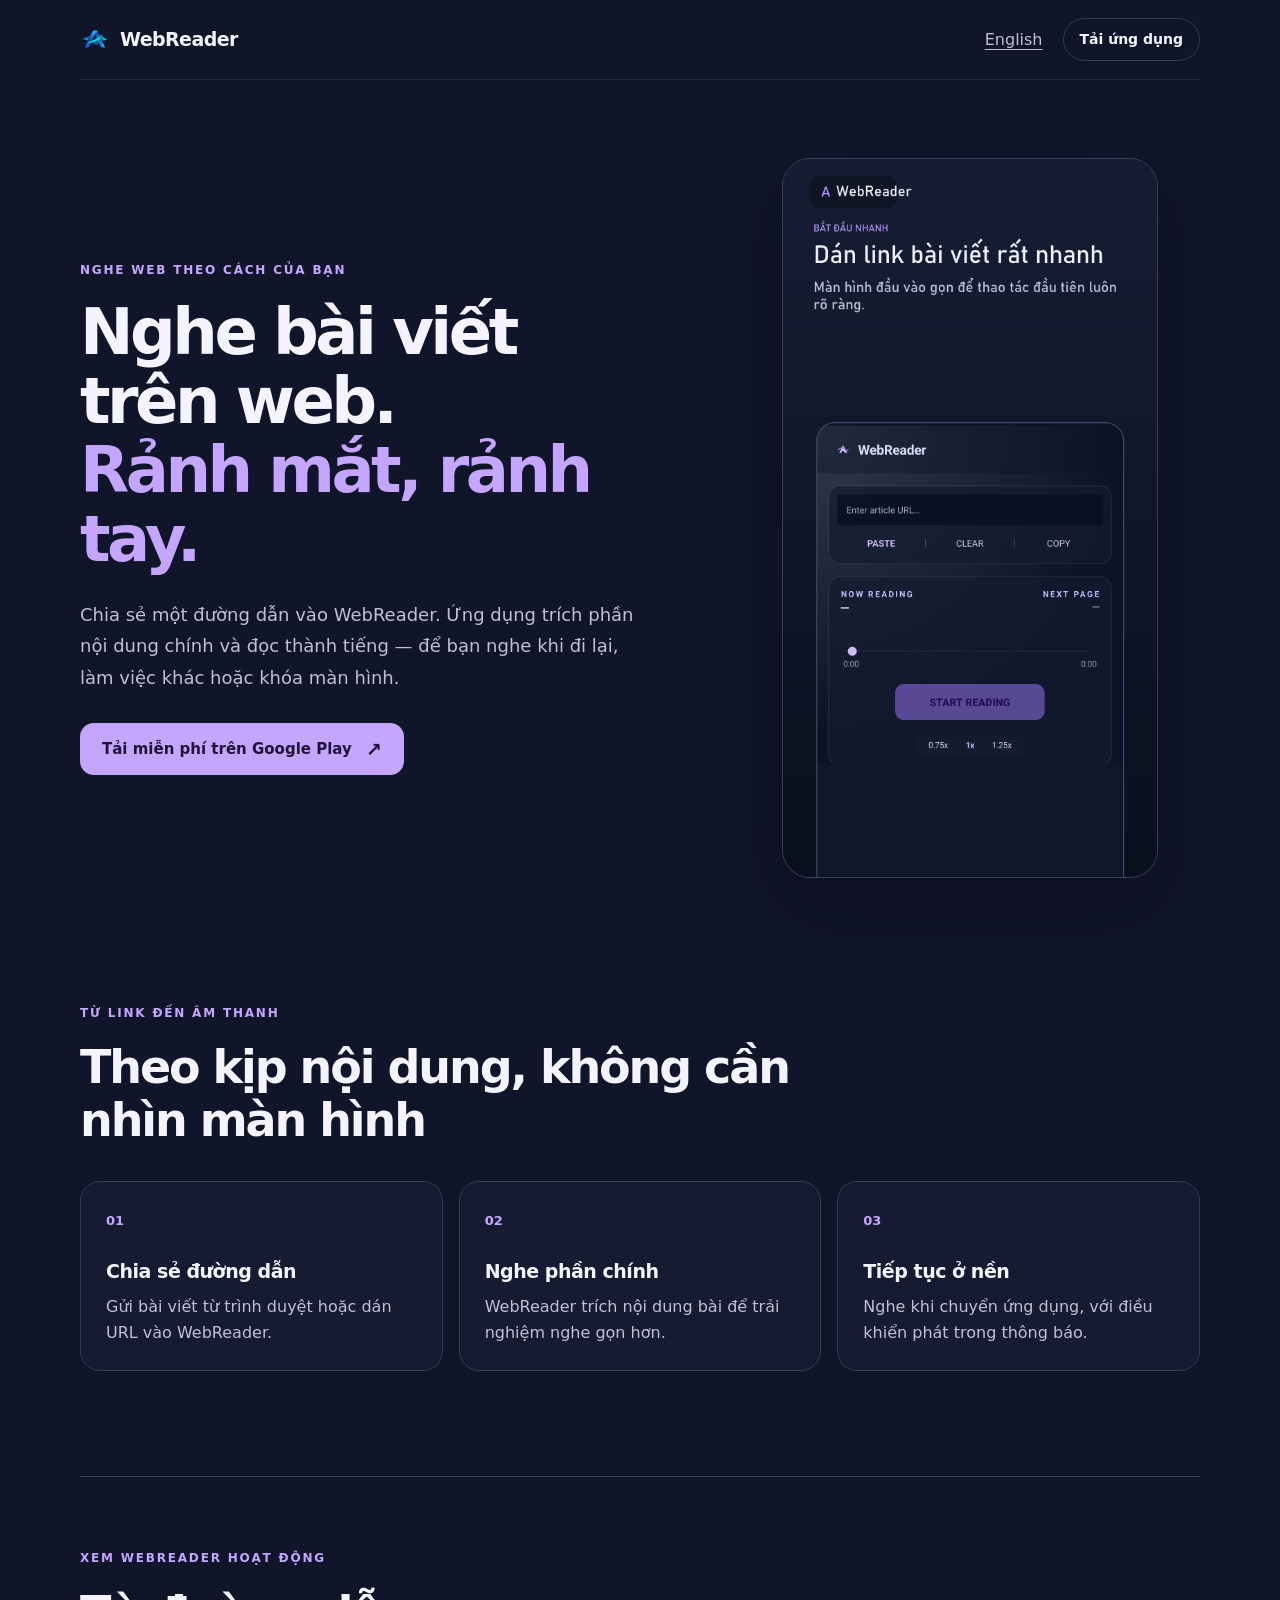
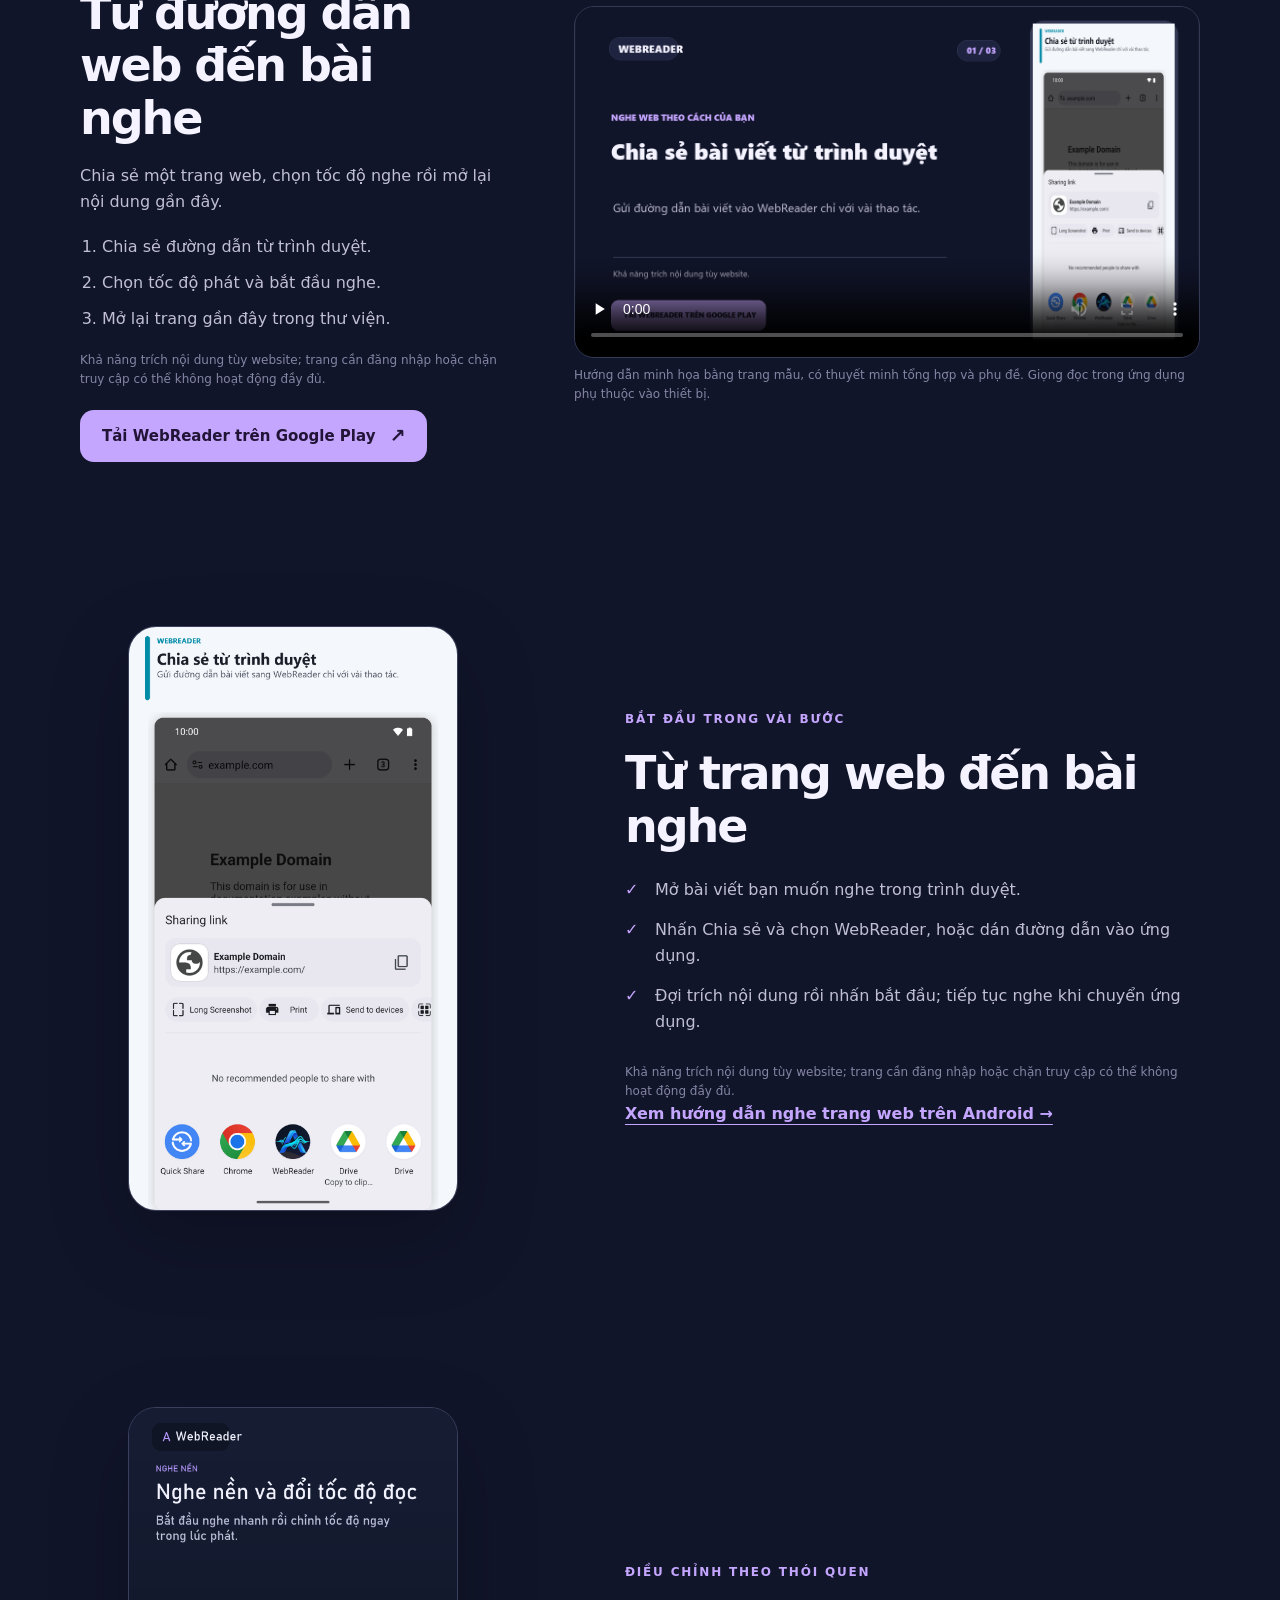
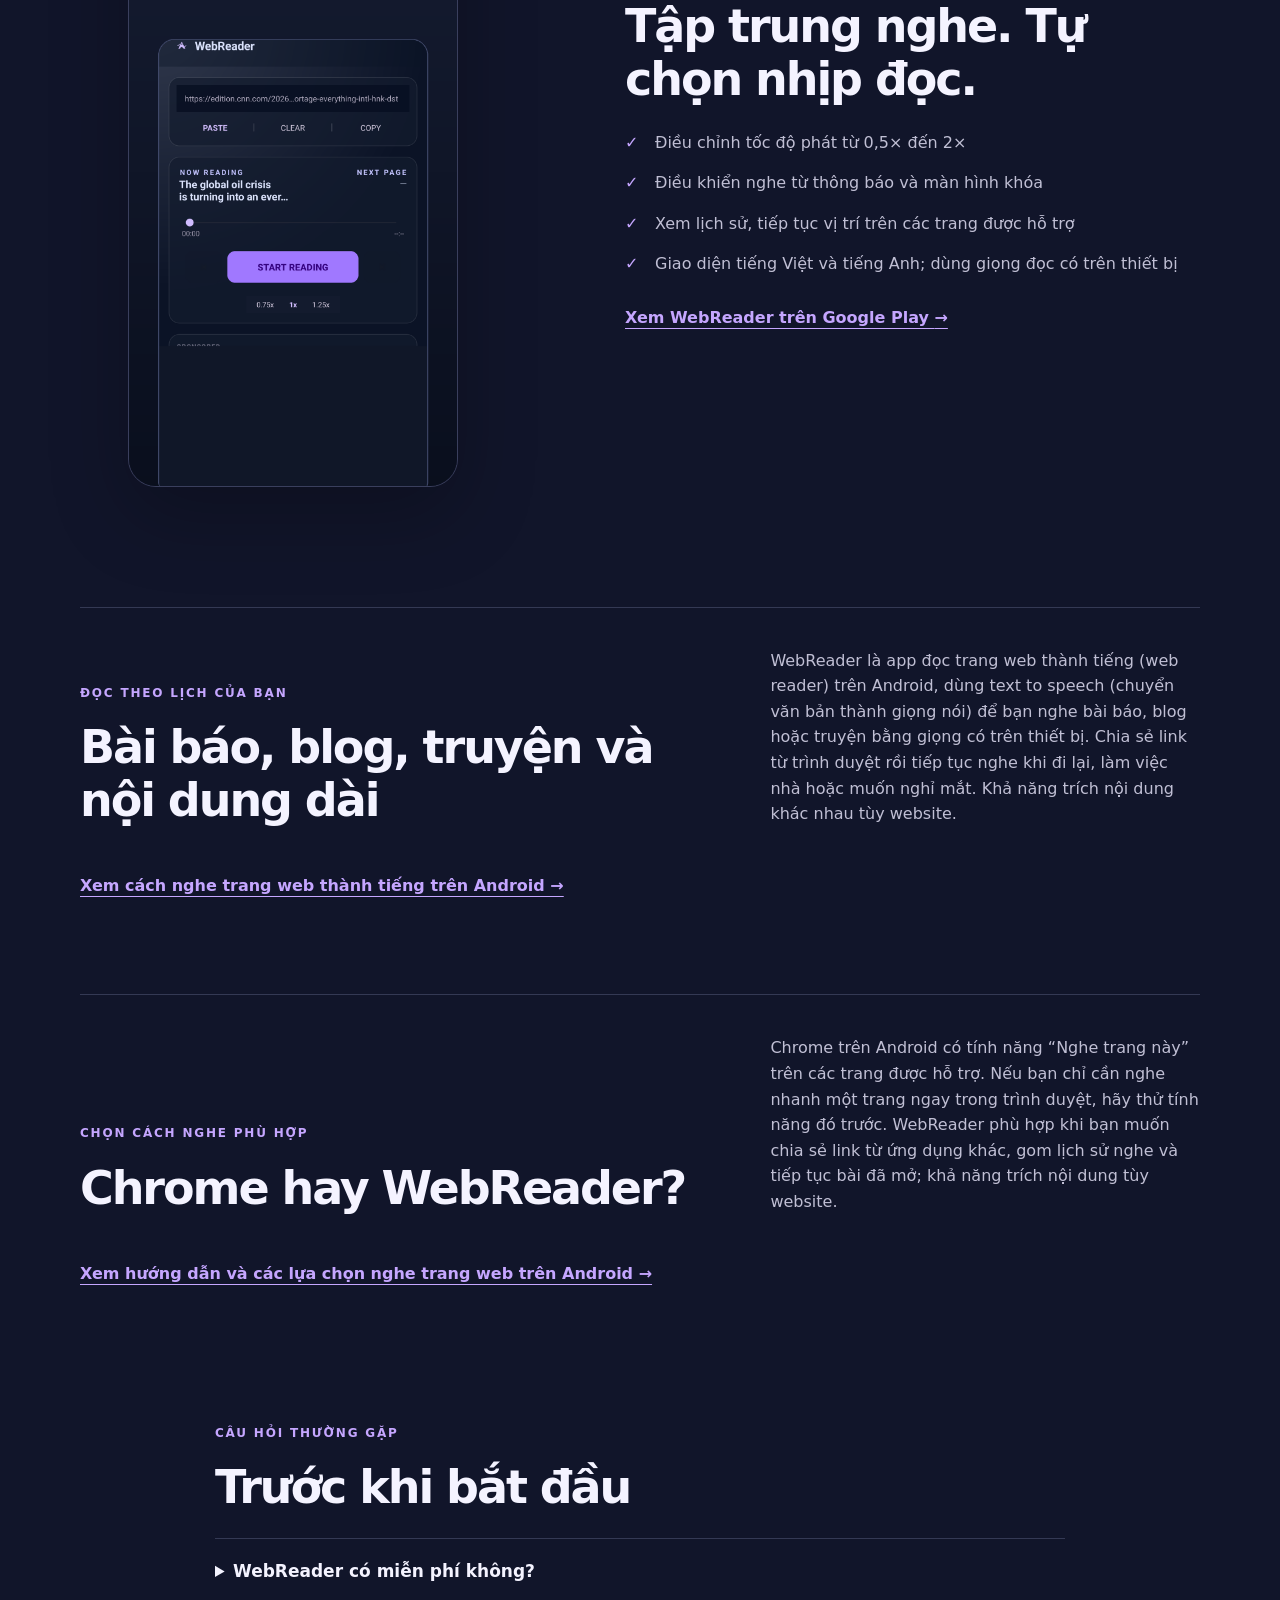
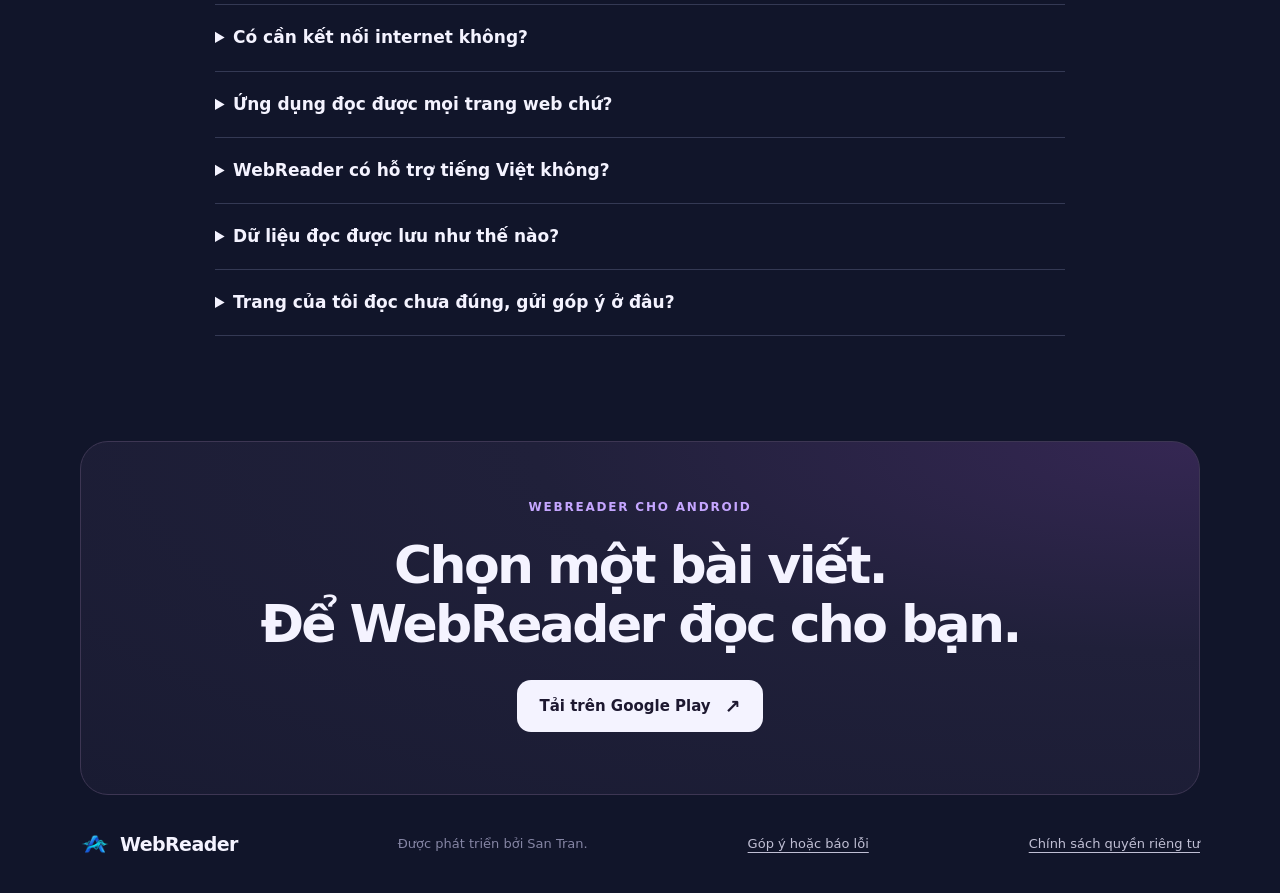
<file: index.html>
<!doctype html>
<html lang="vi">
  <head>
    <meta charset="utf-8">
    <meta name="viewport" content="width=device-width, initial-scale=1">
    <meta name="theme-color" content="#11152a">
    <link rel="icon" type="image/png" href="assets/favicon.png">
    <meta name="google-site-verification" content="oUvBP5Vbdr_uQCwj5ApXAE2KVaRM1MOTeMYFkw8hy3c">
    <title>WebReader — App đọc trang web thành tiếng cho Android</title>
    <meta name="description" content="WebReader là app đọc trang web thành tiếng (web reader) trên Android, dùng text to speech để nghe bài viết với phát nền và chỉnh tốc độ.">
    <link rel="canonical" href="https://santndev.github.io/webreader-site/">
    <link rel="alternate" hreflang="vi-VN" href="https://santndev.github.io/webreader-site/">
    <link rel="alternate" hreflang="en-US" href="https://santndev.github.io/webreader-site/en-us/">
    <link rel="alternate" hreflang="x-default" href="https://santndev.github.io/webreader-site/">
    <meta property="og:type" content="website">
    <meta property="og:site_name" content="WebReader">
    <meta property="og:title" content="Nghe bài viết trên web bằng WebReader">
    <meta property="og:description" content="Chia sẻ một đường dẫn. Nghe bài viết khi đi lại, làm việc khác hoặc nghỉ mắt.">
    <meta property="og:url" content="https://santndev.github.io/webreader-site/">
    <meta property="og:image" content="https://santndev.github.io/webreader-site/assets/og-vi.png">
    <meta name="twitter:card" content="summary_large_image">
    <link rel="stylesheet" href="assets/site.css">
    <script type="application/ld+json">
      {"@context":"https://schema.org","@type":"SoftwareApplication","name":"WebReader: Đọc web thành tiếng","applicationCategory":"ProductivityApplication","operatingSystem":"Android","inLanguage":["vi","en"],"url":"https://santndev.github.io/webreader-site/","downloadUrl":"https://play.google.com/store/apps/details?id=com.tripslay.autoreadweb","sameAs":"https://play.google.com/store/apps/details?id=com.tripslay.autoreadweb"}
    </script>
  </head>
  <body>
    <a class="skip-link" href="#main">Đến nội dung chính</a>
    <header class="topbar wrap">
      <a class="brand" href="./" aria-label="WebReader trang chủ"><img class="brand-logo" src="assets/app-logo.png" alt="" width="30" height="30"> WebReader</a>
      <nav aria-label="Điều hướng chính">
        <a class="language" href="en-us/" lang="en">English</a>
        <a class="nav-cta" href="https://play.google.com/store/apps/details?id=com.tripslay.autoreadweb&amp;referrer=utm_source%3Dwebreader_site%26utm_medium%3Dwebsite%26utm_campaign%3Dorganic_listen_articles_2026%26utm_content%3Dvi_page">Tải ứng dụng</a>
      </nav>
    </header>

    <main id="main">
      <section class="hero wrap">
        <div class="hero-copy">
          <p class="eyebrow">NGHE WEB THEO CÁCH CỦA BẠN</p>
          <h1>Nghe bài viết trên web.<br><span>Rảnh mắt, rảnh tay.</span></h1>
          <p class="lede">Chia sẻ một đường dẫn vào WebReader. Ứng dụng trích phần nội dung chính và đọc thành tiếng — để bạn nghe khi đi lại, làm việc khác hoặc khóa màn hình.</p>
          <a class="button" href="https://play.google.com/store/apps/details?id=com.tripslay.autoreadweb&amp;referrer=utm_source%3Dwebreader_site%26utm_medium%3Dwebsite%26utm_campaign%3Dorganic_listen_articles_2026%26utm_content%3Dvi_hero">Tải miễn phí trên Google Play <span aria-hidden="true">↗</span></a>
        </div>
        <figure class="screen hero-screen">
          <img src="assets/vi-home.png" width="1080" height="2400" alt="Màn hình WebReader với ô nhập đường dẫn bài viết và nút bắt đầu đọc" fetchpriority="high">
        </figure>
      </section>

      <section class="benefits wrap" aria-labelledby="benefits-title">
        <p class="eyebrow">TỪ LINK ĐẾN ÂM THANH</p>
        <h2 id="benefits-title">Theo kịp nội dung, không cần nhìn màn hình</h2>
        <div class="benefit-grid">
          <article class="benefit"><span class="number">01</span><h3>Chia sẻ đường dẫn</h3><p>Gửi bài viết từ trình duyệt hoặc dán URL vào WebReader.</p></article>
          <article class="benefit"><span class="number">02</span><h3>Nghe phần chính</h3><p>WebReader trích nội dung bài để trải nghiệm nghe gọn hơn.</p></article>
          <article class="benefit"><span class="number">03</span><h3>Tiếp tục ở nền</h3><p>Nghe khi chuyển ứng dụng, với điều khiển phát trong thông báo.</p></article>
        </div>
      </section>

      <section class="demo wrap" aria-labelledby="demo-title">
        <div class="demo-copy">
          <p class="eyebrow">XEM WEBREADER HOẠT ĐỘNG</p>
          <h2 id="demo-title">Từ đường dẫn web đến bài nghe</h2>
          <p>Chia sẻ một trang web, chọn tốc độ nghe rồi mở lại nội dung gần đây.</p>
          <ol class="demo-steps">
            <li>Chia sẻ đường dẫn từ trình duyệt.</li>
            <li>Chọn tốc độ phát và bắt đầu nghe.</li>
            <li>Mở lại trang gần đây trong thư viện.</li>
          </ol>
          <p class="fine-print">Khả năng trích nội dung tùy website; trang cần đăng nhập hoặc chặn truy cập có thể không hoạt động đầy đủ.</p>
          <a class="button" href="https://play.google.com/store/apps/details?id=com.tripslay.autoreadweb&amp;referrer=utm_source%3Dwebreader_site%26utm_medium%3Dwebsite%26utm_campaign%3Dorganic_listen_articles_2026%26utm_content%3Dvi_demo">Tải WebReader trên Google Play <span aria-hidden="true">↗</span></a>
        </div>
        <figure class="video-player">
          <video controls playsinline preload="none" poster="assets/webreader-vi-demo-poster.png" aria-label="Hướng dẫn WebReader có thuyết minh và phụ đề">
            <source src="assets/webreader-guide-vi.mp4" type="video/mp4">
            <track kind="captions" src="assets/webreader-guide-vi.vtt" srclang="vi" label="Tiếng Việt" default>
            <p>Trình duyệt của bạn không hỗ trợ video nhúng.</p>
          </video>
          <figcaption>Hướng dẫn minh họa bằng trang mẫu, có thuyết minh tổng hợp và phụ đề. Giọng đọc trong ứng dụng phụ thuộc vào thiết bị.</figcaption>
        </figure>
      </section>

      <section class="feature wrap" aria-labelledby="how-title">
        <figure class="screen feature-screen">
          <img src="assets/vi-share.png" width="1080" height="2400" alt="Chia sẻ liên kết bài viết từ trình duyệt vào WebReader" loading="lazy">
        </figure>
        <div class="feature-copy">
          <p class="eyebrow">BẮT ĐẦU TRONG VÀI BƯỚC</p>
          <h2 id="how-title">Từ trang web đến bài nghe</h2>
          <ol class="check-list">
            <li>Mở bài viết bạn muốn nghe trong trình duyệt.</li>
            <li>Nhấn Chia sẻ và chọn WebReader, hoặc dán đường dẫn vào ứng dụng.</li>
            <li>Đợi trích nội dung rồi nhấn bắt đầu; tiếp tục nghe khi chuyển ứng dụng.</li>
          </ol>
          <p class="fine-print">Khả năng trích nội dung tùy website; trang cần đăng nhập hoặc chặn truy cập có thể không hoạt động đầy đủ.</p>
          <a class="text-link" href="listen-to-web-pages-android/">Xem hướng dẫn nghe trang web trên Android →</a>
        </div>
      </section>

      <section class="feature wrap">
        <figure class="screen feature-screen">
          <img src="assets/vi-listen.png" width="1080" height="2400" alt="WebReader hiển thị bài viết đang nghe, thanh tiến độ và nút điều khiển phát" loading="lazy">
        </figure>
        <div class="feature-copy">
          <p class="eyebrow">ĐIỀU CHỈNH THEO THÓI QUEN</p>
          <h2>Tập trung nghe. Tự chọn nhịp đọc.</h2>
          <ul class="check-list">
            <li>Điều chỉnh tốc độ phát từ 0,5× đến 2×</li>
            <li>Điều khiển nghe từ thông báo và màn hình khóa</li>
            <li>Xem lịch sử, tiếp tục vị trí trên các trang được hỗ trợ</li>
            <li>Giao diện tiếng Việt và tiếng Anh; dùng giọng đọc có trên thiết bị</li>
          </ul>
          <a class="text-link" href="https://play.google.com/store/apps/details?id=com.tripslay.autoreadweb&amp;referrer=utm_source%3Dwebreader_site%26utm_medium%3Dwebsite%26utm_campaign%3Dorganic_listen_articles_2026%26utm_content%3Dvi_features">Xem WebReader trên Google Play <span aria-hidden="true">→</span></a>
        </div>
      </section>

      <section class="use-cases wrap">
        <div><p class="eyebrow">ĐỌC THEO LỊCH CỦA BẠN</p><h2>Bài báo, blog, truyện và nội dung dài</h2></div>
        <p>WebReader là app đọc trang web thành tiếng (web reader) trên Android, dùng text to speech (chuyển văn bản thành giọng nói) để bạn nghe bài báo, blog hoặc truyện bằng giọng có trên thiết bị. Chia sẻ link từ trình duyệt rồi tiếp tục nghe khi đi lại, làm việc nhà hoặc muốn nghỉ mắt. Khả năng trích nội dung khác nhau tùy website.</p>
        <p><a class="text-link" href="listen-to-web-pages-android/">Xem cách nghe trang web thành tiếng trên Android →</a></p>
      </section>

      <section class="use-cases wrap" aria-labelledby="compare-title">
        <div><p class="eyebrow">CHỌN CÁCH NGHE PHÙ HỢP</p><h2 id="compare-title">Chrome hay WebReader?</h2></div>
        <p>Chrome trên Android có tính năng “Nghe trang này” trên các trang được hỗ trợ. Nếu bạn chỉ cần nghe nhanh một trang ngay trong trình duyệt, hãy thử tính năng đó trước. WebReader phù hợp khi bạn muốn chia sẻ link từ ứng dụng khác, gom lịch sử nghe và tiếp tục bài đã mở; khả năng trích nội dung tùy website.</p>
        <p><a class="text-link" href="listen-to-web-pages-android/">Xem hướng dẫn và các lựa chọn nghe trang web trên Android →</a></p>
      </section>

      <section class="faq wrap" aria-labelledby="faq-title">
        <p class="eyebrow">CÂU HỎI THƯỜNG GẶP</p>
        <h2 id="faq-title">Trước khi bắt đầu</h2>
        <details><summary>WebReader có miễn phí không?</summary><p>Có thể tải ứng dụng miễn phí. Ứng dụng có quảng cáo và một số tính năng mua trong ứng dụng; Google Play hiển thị giá và thông tin trước khi mua.</p></details>
        <details><summary>Có cần kết nối internet không?</summary><p>Cần internet để tải nội dung từ đường dẫn web. Giọng đọc có thể cần mạng hoặc hoạt động ngoại tuyến tùy vào giọng và bộ máy TTS trên thiết bị.</p></details>
        <details><summary>Ứng dụng đọc được mọi trang web chứ?</summary><p>Không phải lúc nào cũng vậy. Trang yêu cầu đăng nhập, chặn truy cập hoặc tải nội dung theo cách đặc biệt có thể không trích được đầy đủ.</p></details>
        <details><summary>WebReader có hỗ trợ tiếng Việt không?</summary><p>Có giao diện tiếng Việt và tiếng Anh. Giọng đọc phụ thuộc vào các giọng TTS được cài đặt và hỗ trợ trên thiết bị Android.</p></details>
        <details><summary>Dữ liệu đọc được lưu như thế nào?</summary><p>Lịch sử và tiến độ đọc được lưu trên thiết bị. Google Ads và Firebase có thể xử lý một số dữ liệu thiết bị, hoạt động ứng dụng và chẩn đoán. Đọc <a href="privacy-policy.html">Chính sách quyền riêng tư</a> để biết chi tiết.</p></details>
        <details><summary>Trang của tôi đọc chưa đúng, gửi góp ý ở đâu?</summary><p>Gửi tên website hoặc URL công khai, phiên bản Android và bước bị lỗi tới <a href="mailto:admin@tripslay.com?subject=WebReader%20feedback">admin@tripslay.com</a>. Không gửi mật khẩu hay đường dẫn riêng tư. <a href="listen-to-web-pages-android/">Xem hướng dẫn bắt đầu nghe</a>.</p></details>
      </section>

      <section class="last-cta wrap">
        <p class="eyebrow">WEBREADER CHO ANDROID</p>
        <h2>Chọn một bài viết.<br>Để WebReader đọc cho bạn.</h2>
        <a class="button button-light" href="https://play.google.com/store/apps/details?id=com.tripslay.autoreadweb&amp;referrer=utm_source%3Dwebreader_site%26utm_medium%3Dwebsite%26utm_campaign%3Dorganic_listen_articles_2026%26utm_content%3Dvi_footer">Tải trên Google Play <span aria-hidden="true">↗</span></a>
      </section>
    </main>

    <footer class="footer wrap"><a class="brand" href="./"><img class="brand-logo" src="assets/app-logo.png" alt="" width="30" height="30"> WebReader</a><p>Được phát triển bởi San Tran.</p><a href="mailto:admin@tripslay.com?subject=G%C3%B3p%20%C3%BD%20WebReader">Góp ý hoặc báo lỗi</a><a href="privacy-policy.html">Chính sách quyền riêng tư</a></footer>
  </body>
</html>
</file>
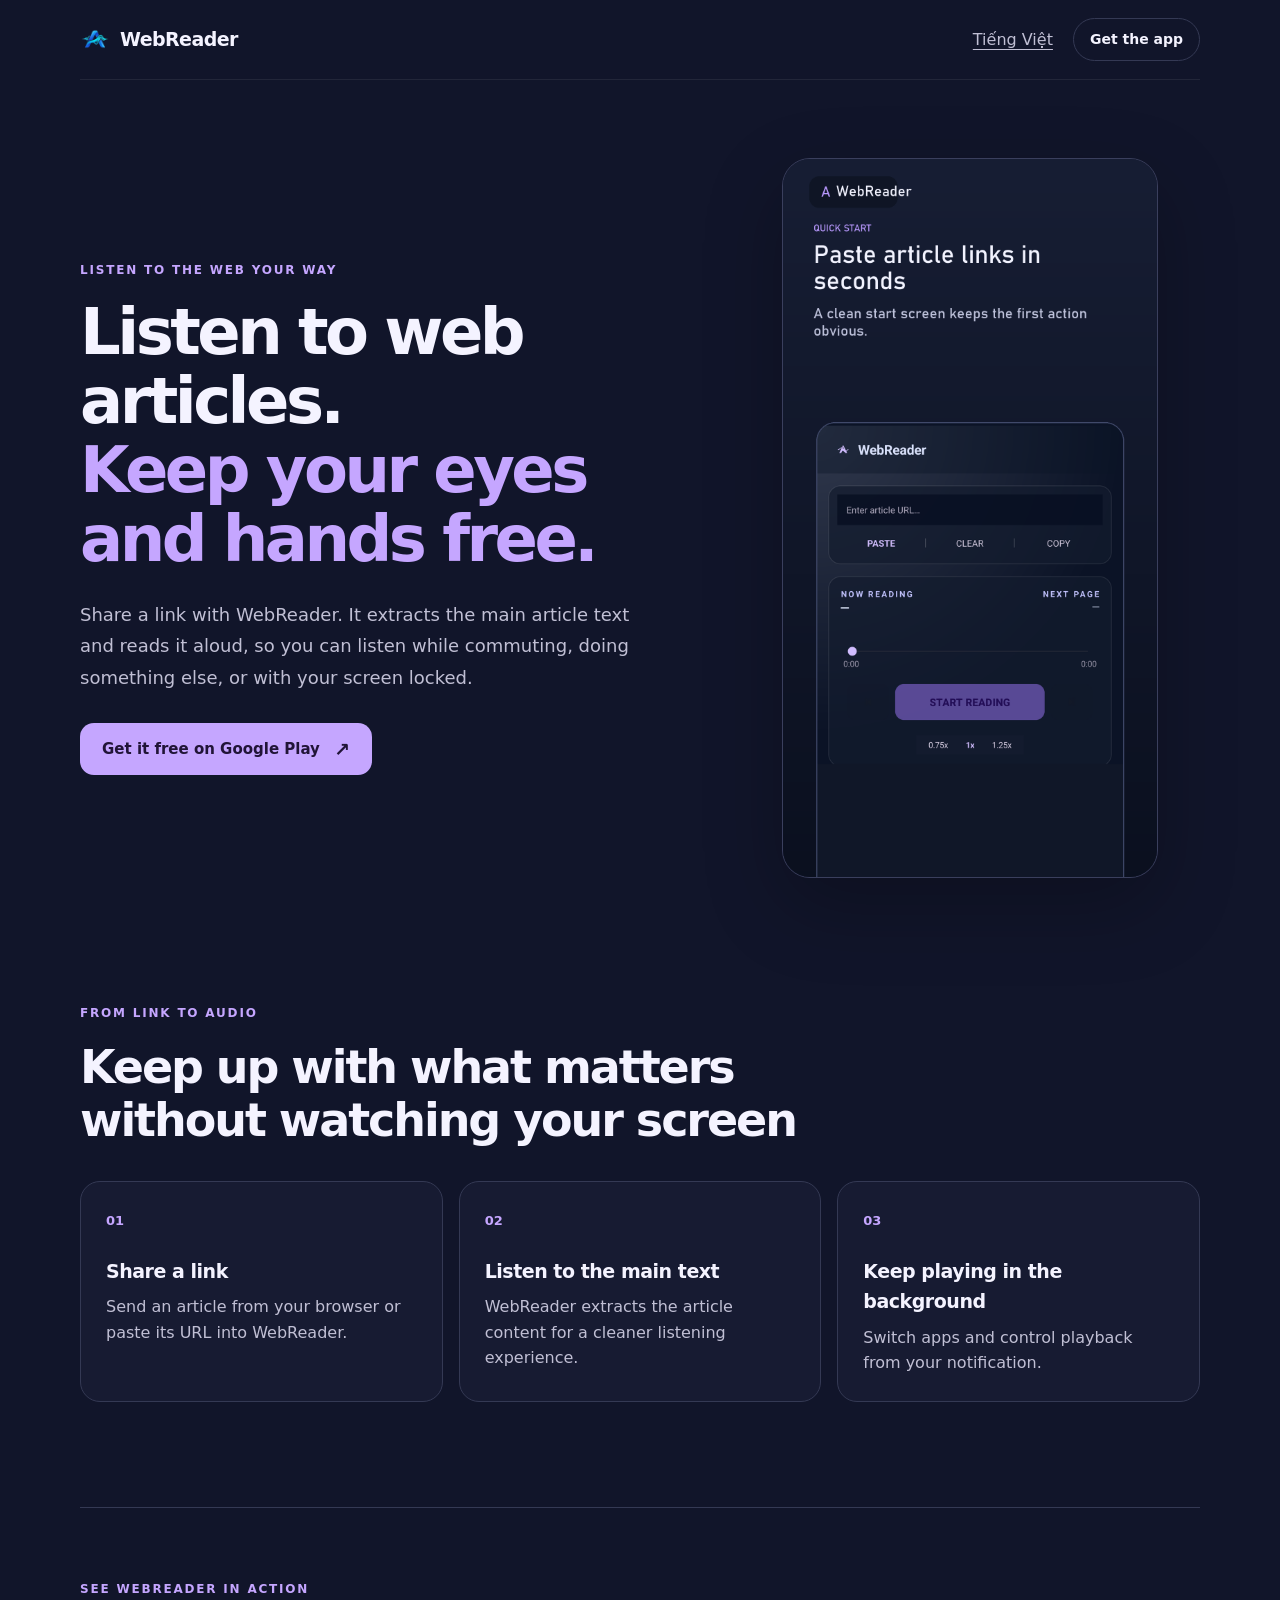
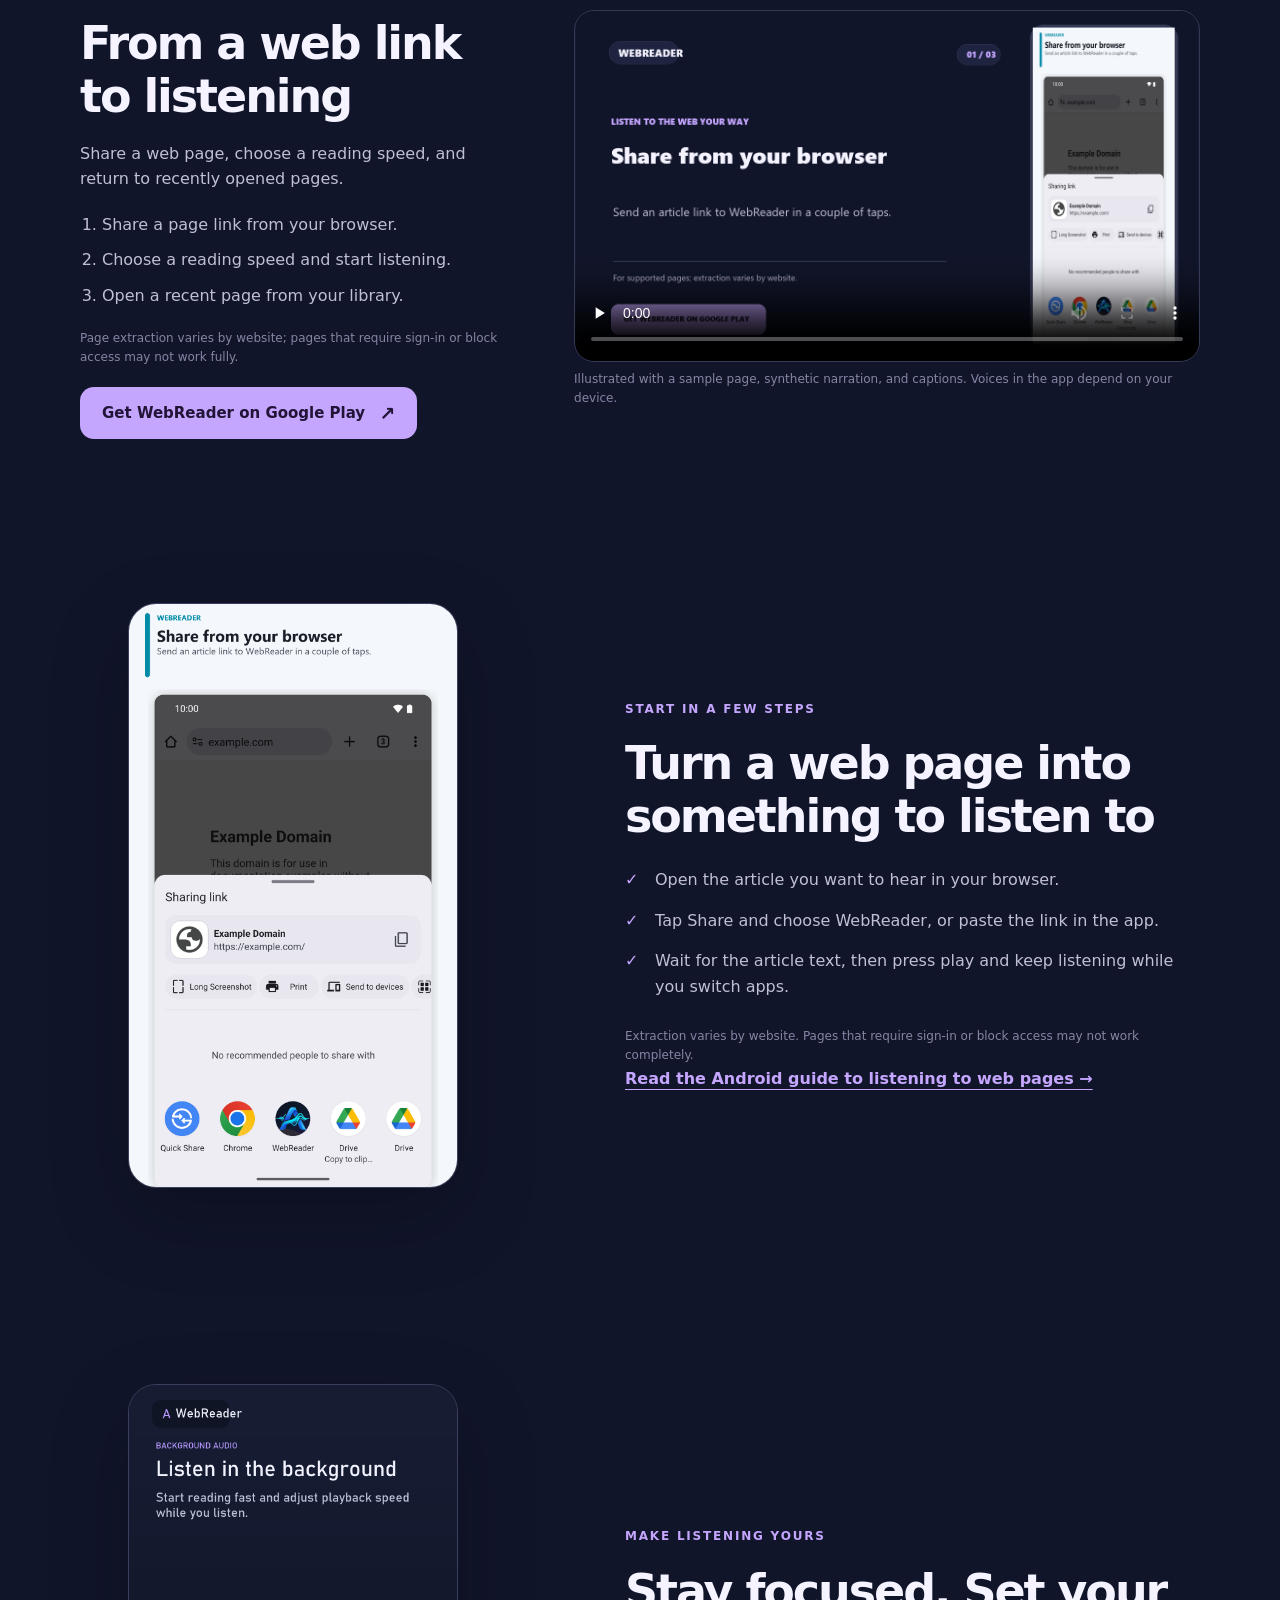
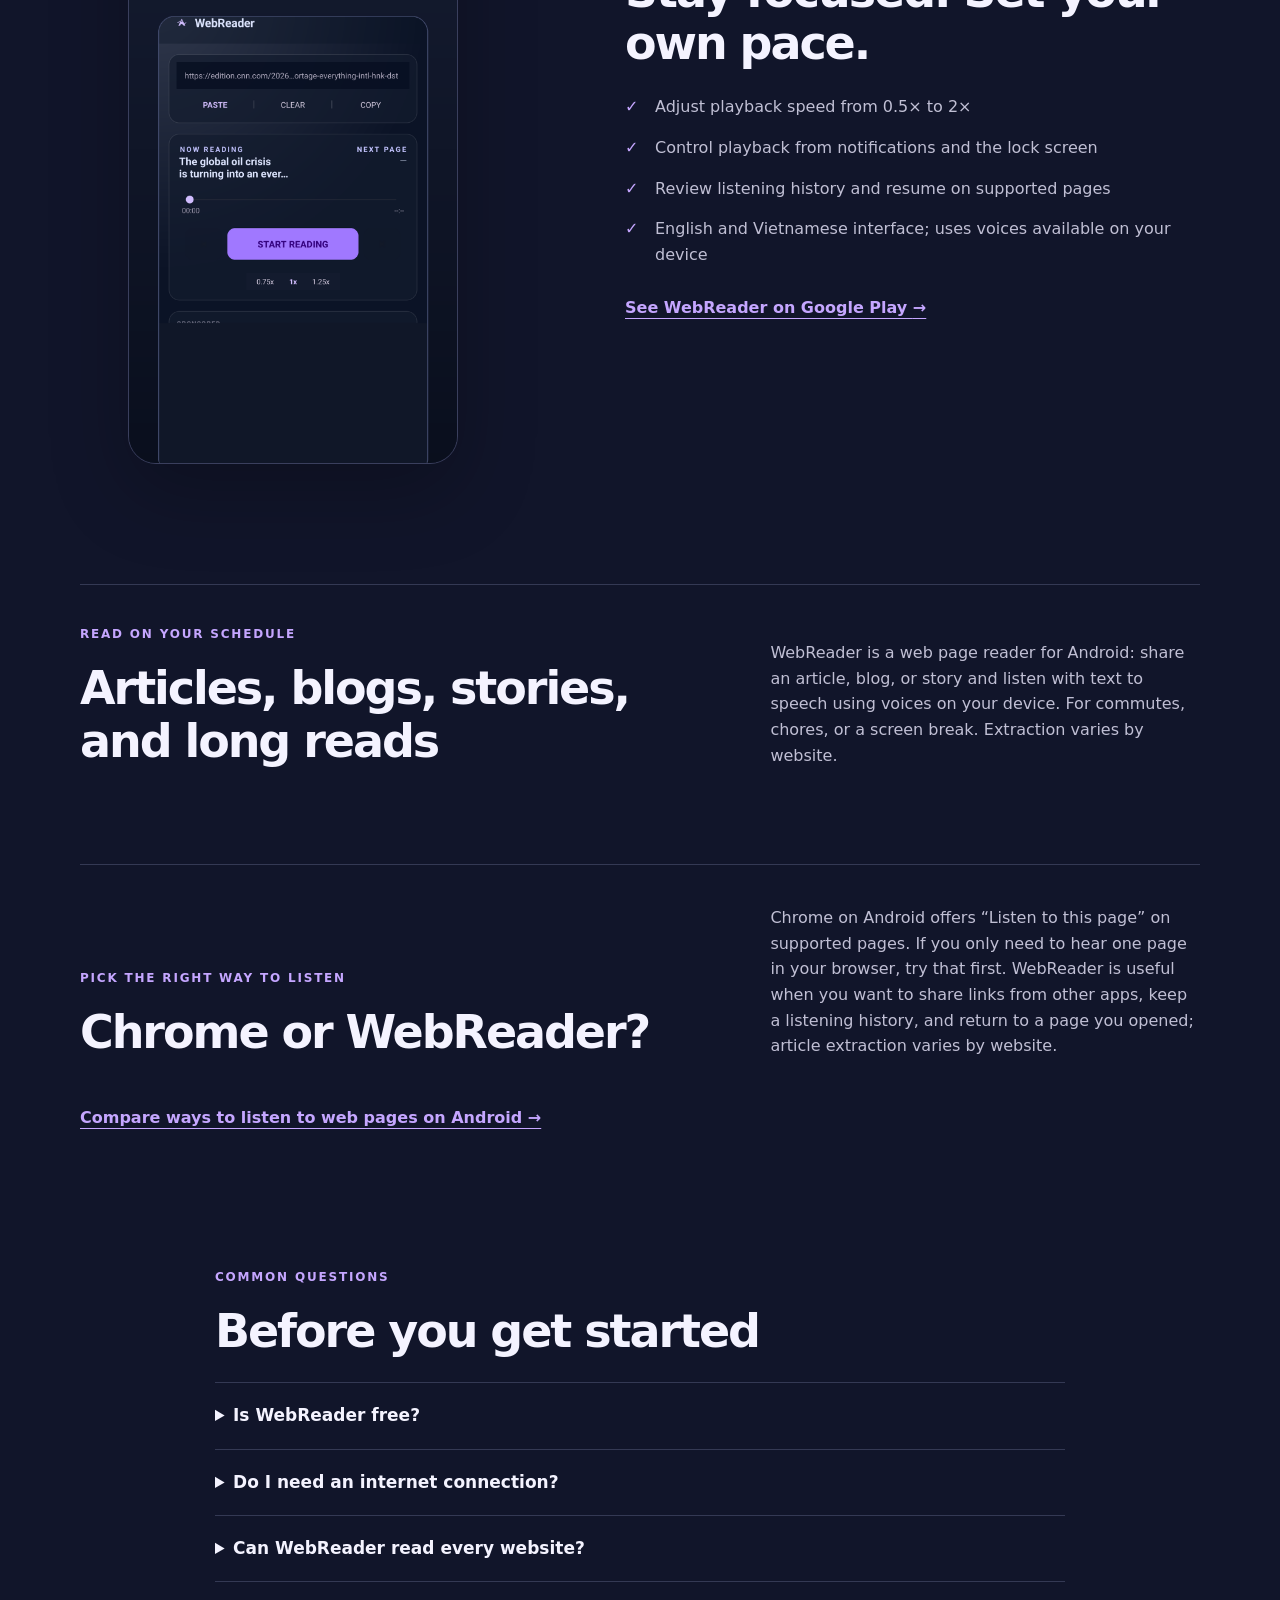
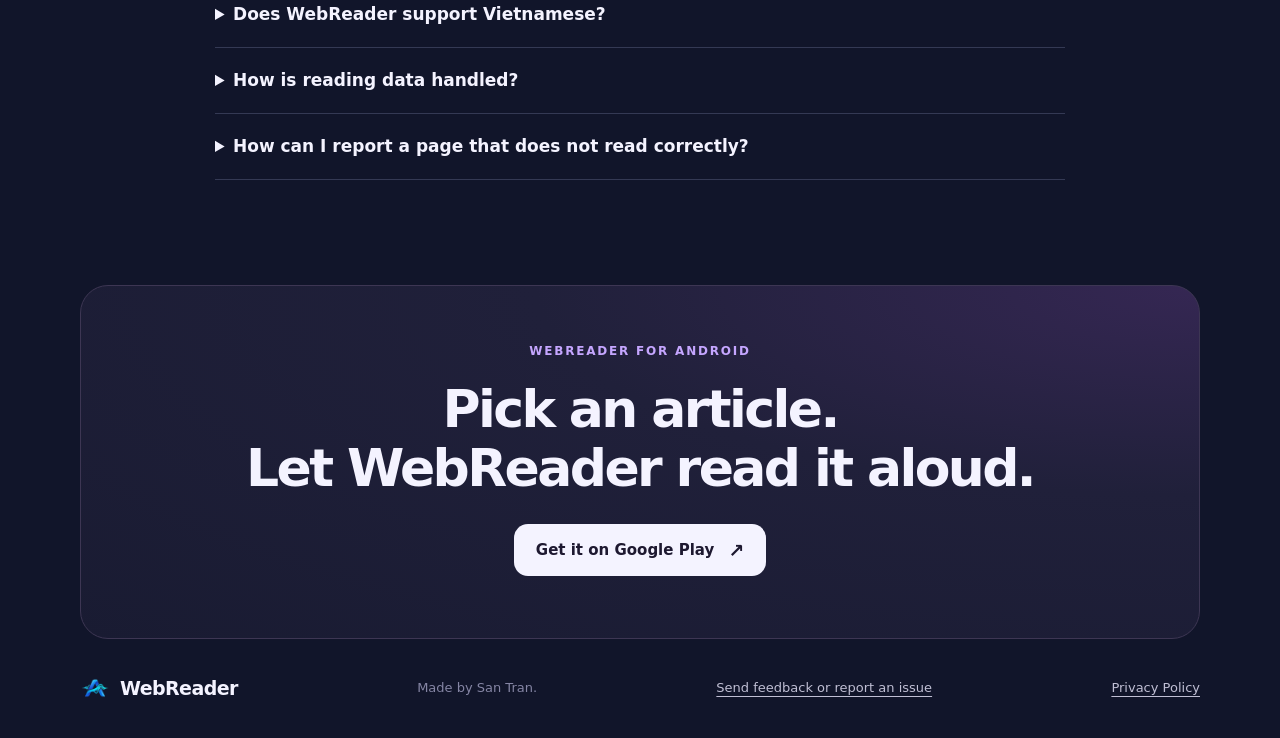
<file: en-us/index.html>
<!doctype html>
<html lang="en-US">
  <head>
    <meta charset="utf-8">
    <meta name="viewport" content="width=device-width, initial-scale=1">
    <meta name="theme-color" content="#11152a">
    <link rel="icon" type="image/png" href="../assets/favicon.png">
    <title>WebReader — Web Page Reader &amp; Text to Speech App</title>
    <meta name="description" content="WebReader is a web reader app for Android. Share a URL and listen to web pages aloud with text to speech, background playback, and speed controls.">
    <link rel="canonical" href="https://santndev.github.io/webreader-site/en-us/">
    <link rel="alternate" hreflang="vi-VN" href="https://santndev.github.io/webreader-site/">
    <link rel="alternate" hreflang="en-US" href="https://santndev.github.io/webreader-site/en-us/">
    <link rel="alternate" hreflang="x-default" href="https://santndev.github.io/webreader-site/">
    <meta property="og:type" content="website">
    <meta property="og:site_name" content="WebReader">
    <meta property="og:title" content="Listen to web articles with WebReader">
    <meta property="og:description" content="Share a link. Listen to articles while you commute, work, or take a screen break.">
    <meta property="og:url" content="https://santndev.github.io/webreader-site/en-us/">
    <meta property="og:image" content="https://santndev.github.io/webreader-site/assets/og-en.png">
    <meta name="twitter:card" content="summary_large_image">
    <link rel="stylesheet" href="../assets/site.css">
    <script type="application/ld+json">
      {"@context":"https://schema.org","@type":"SoftwareApplication","name":"WebReader: Read Aloud URLs","applicationCategory":"ProductivityApplication","operatingSystem":"Android","inLanguage":["en","vi"],"url":"https://santndev.github.io/webreader-site/en-us/","downloadUrl":"https://play.google.com/store/apps/details?id=com.tripslay.autoreadweb","sameAs":"https://play.google.com/store/apps/details?id=com.tripslay.autoreadweb"}
    </script>
  </head>
  <body>
    <a class="skip-link" href="#main">Skip to main content</a>
    <header class="topbar wrap">
      <a class="brand" href="../" aria-label="WebReader home"><img class="brand-logo" src="../assets/app-logo.png" alt="" width="30" height="30"> WebReader</a>
      <nav aria-label="Main navigation">
        <a class="language" href="../" lang="vi">Tiếng Việt</a>
        <a class="nav-cta" href="https://play.google.com/store/apps/details?id=com.tripslay.autoreadweb&amp;referrer=utm_source%3Dwebreader_site%26utm_medium%3Dwebsite%26utm_campaign%3Dorganic_listen_articles_2026%26utm_content%3Den_page">Get the app</a>
      </nav>
    </header>

    <main id="main">
      <section class="hero wrap">
        <div class="hero-copy">
          <p class="eyebrow">LISTEN TO THE WEB YOUR WAY</p>
          <h1>Listen to web articles.<br><span>Keep your eyes and hands free.</span></h1>
          <p class="lede">Share a link with WebReader. It extracts the main article text and reads it aloud, so you can listen while commuting, doing something else, or with your screen locked.</p>
          <a class="button" href="https://play.google.com/store/apps/details?id=com.tripslay.autoreadweb&amp;referrer=utm_source%3Dwebreader_site%26utm_medium%3Dwebsite%26utm_campaign%3Dorganic_listen_articles_2026%26utm_content%3Den_hero">Get it free on Google Play <span aria-hidden="true">↗</span></a>
        </div>
        <figure class="screen hero-screen">
          <img src="../assets/en-home.png" width="1080" height="2400" alt="WebReader screen with an article URL field and a start reading button" fetchpriority="high">
        </figure>
      </section>

      <section class="benefits wrap" aria-labelledby="benefits-title">
        <p class="eyebrow">FROM LINK TO AUDIO</p>
        <h2>Keep up with what matters without watching your screen</h2>
        <div class="benefit-grid">
          <article class="benefit"><span class="number">01</span><h3>Share a link</h3><p>Send an article from your browser or paste its URL into WebReader.</p></article>
          <article class="benefit"><span class="number">02</span><h3>Listen to the main text</h3><p>WebReader extracts the article content for a cleaner listening experience.</p></article>
          <article class="benefit"><span class="number">03</span><h3>Keep playing in the background</h3><p>Switch apps and control playback from your notification.</p></article>
        </div>
      </section>

      <section class="demo wrap" aria-labelledby="demo-title">
        <div class="demo-copy">
          <p class="eyebrow">SEE WEBREADER IN ACTION</p>
          <h2 id="demo-title">From a web link to listening</h2>
          <p>Share a web page, choose a reading speed, and return to recently opened pages.</p>
          <ol class="demo-steps">
            <li>Share a page link from your browser.</li>
            <li>Choose a reading speed and start listening.</li>
            <li>Open a recent page from your library.</li>
          </ol>
          <p class="fine-print">Page extraction varies by website; pages that require sign-in or block access may not work fully.</p>
          <a class="button" href="https://play.google.com/store/apps/details?id=com.tripslay.autoreadweb&amp;referrer=utm_source%3Dwebreader_site%26utm_medium%3Dwebsite%26utm_campaign%3Dorganic_listen_articles_2026%26utm_content%3Den_demo">Get WebReader on Google Play <span aria-hidden="true">↗</span></a>
        </div>
        <figure class="video-player">
          <video controls playsinline preload="none" poster="../assets/webreader-demo-poster.png" aria-label="WebReader guide with narration and captions">
            <source src="../assets/webreader-guide-en.mp4" type="video/mp4">
            <track kind="captions" src="../assets/webreader-guide-en.vtt" srclang="en" label="English" default>
            <p>Your browser does not support embedded video.</p>
          </video>
          <figcaption>Illustrated with a sample page, synthetic narration, and captions. Voices in the app depend on your device.</figcaption>
        </figure>
      </section>

      <section class="feature wrap" aria-labelledby="how-title">
        <figure class="screen feature-screen">
          <img src="../assets/en-share.png" width="1080" height="2400" alt="Share an article link from a browser into WebReader" loading="lazy">
        </figure>
        <div class="feature-copy">
          <p class="eyebrow">START IN A FEW STEPS</p>
          <h2 id="how-title">Turn a web page into something to listen to</h2>
          <ol class="check-list">
            <li>Open the article you want to hear in your browser.</li>
            <li>Tap Share and choose WebReader, or paste the link in the app.</li>
            <li>Wait for the article text, then press play and keep listening while you switch apps.</li>
          </ol>
          <p class="fine-print">Extraction varies by website. Pages that require sign-in or block access may not work completely.</p>
          <a class="text-link" href="../listen-to-web-pages-android/en/">Read the Android guide to listening to web pages →</a>
        </div>
      </section>

      <section class="feature wrap">
        <figure class="screen feature-screen">
          <img src="../assets/en-listen.png" width="1080" height="2400" alt="WebReader showing an article in playback with progress and audio controls" loading="lazy">
        </figure>
        <div class="feature-copy">
          <p class="eyebrow">MAKE LISTENING YOURS</p>
          <h2>Stay focused. Set your own pace.</h2>
          <ul class="check-list">
            <li>Adjust playback speed from 0.5× to 2×</li>
            <li>Control playback from notifications and the lock screen</li>
            <li>Review listening history and resume on supported pages</li>
            <li>English and Vietnamese interface; uses voices available on your device</li>
          </ul>
          <a class="text-link" href="https://play.google.com/store/apps/details?id=com.tripslay.autoreadweb&amp;referrer=utm_source%3Dwebreader_site%26utm_medium%3Dwebsite%26utm_campaign%3Dorganic_listen_articles_2026%26utm_content%3Den_features">See WebReader on Google Play <span aria-hidden="true">→</span></a>
        </div>
      </section>

      <section class="use-cases wrap">
        <div><p class="eyebrow">READ ON YOUR SCHEDULE</p><h2>Articles, blogs, stories, and long reads</h2></div>
        <p>WebReader is a web page reader for Android: share an article, blog, or story and listen with text to speech using voices on your device. For commutes, chores, or a screen break. Extraction varies by website.</p>
      </section>

      <section class="use-cases wrap" aria-labelledby="compare-title">
        <div><p class="eyebrow">PICK THE RIGHT WAY TO LISTEN</p><h2 id="compare-title">Chrome or WebReader?</h2></div>
        <p>Chrome on Android offers “Listen to this page” on supported pages. If you only need to hear one page in your browser, try that first. WebReader is useful when you want to share links from other apps, keep a listening history, and return to a page you opened; article extraction varies by website.</p>
        <p><a class="text-link" href="../listen-to-web-pages-android/en/">Compare ways to listen to web pages on Android →</a></p>
      </section>

      <section class="faq wrap" aria-labelledby="faq-title">
        <p class="eyebrow">COMMON QUESTIONS</p>
        <h2 id="faq-title">Before you get started</h2>
        <details><summary>Is WebReader free?</summary><p>You can download the app for free. It contains ads and offers in-app purchases; Google Play shows prices and details before a purchase.</p></details>
        <details><summary>Do I need an internet connection?</summary><p>An internet connection is needed to load web pages. Spoken audio may require a connection or work offline depending on the voice and text-to-speech engine on your device.</p></details>
        <details><summary>Can WebReader read every website?</summary><p>Not always. Pages that require sign-in, block access, or load content in unusual ways may not extract completely.</p></details>
        <details><summary>Does WebReader support Vietnamese?</summary><p>Yes. The interface is available in English and Vietnamese. Spoken voices depend on the text-to-speech voices installed and supported on your Android device.</p></details>
        <details><summary>How is reading data handled?</summary><p>Reading history and progress are stored on your device. Google Ads and Firebase may process some device, app activity, and diagnostic data. See the <a href="../privacy-policy.html">Privacy Policy</a> for details.</p></details>
        <details><summary>How can I report a page that does not read correctly?</summary><p>Send the website name or a public URL, Android version, and the step that failed to <a href="mailto:admin@tripslay.com?subject=WebReader%20feedback">admin@tripslay.com</a>. Do not send passwords or private links. <a href="../listen-to-web-pages-android/en/">Read the getting-started guide</a>.</p></details>
      </section>

      <section class="last-cta wrap">
        <p class="eyebrow">WEBREADER FOR ANDROID</p>
        <h2>Pick an article.<br>Let WebReader read it aloud.</h2>
        <a class="button button-light" href="https://play.google.com/store/apps/details?id=com.tripslay.autoreadweb&amp;referrer=utm_source%3Dwebreader_site%26utm_medium%3Dwebsite%26utm_campaign%3Dorganic_listen_articles_2026%26utm_content%3Den_footer">Get it on Google Play <span aria-hidden="true">↗</span></a>
      </section>
    </main>

    <footer class="footer wrap"><a class="brand" href="../"><img class="brand-logo" src="../assets/app-logo.png" alt="" width="30" height="30"> WebReader</a><p>Made by San Tran.</p><a href="mailto:admin@tripslay.com?subject=WebReader%20feedback">Send feedback or report an issue</a><a href="../privacy-policy.html">Privacy Policy</a></footer>
  </body>
</html>
</file>
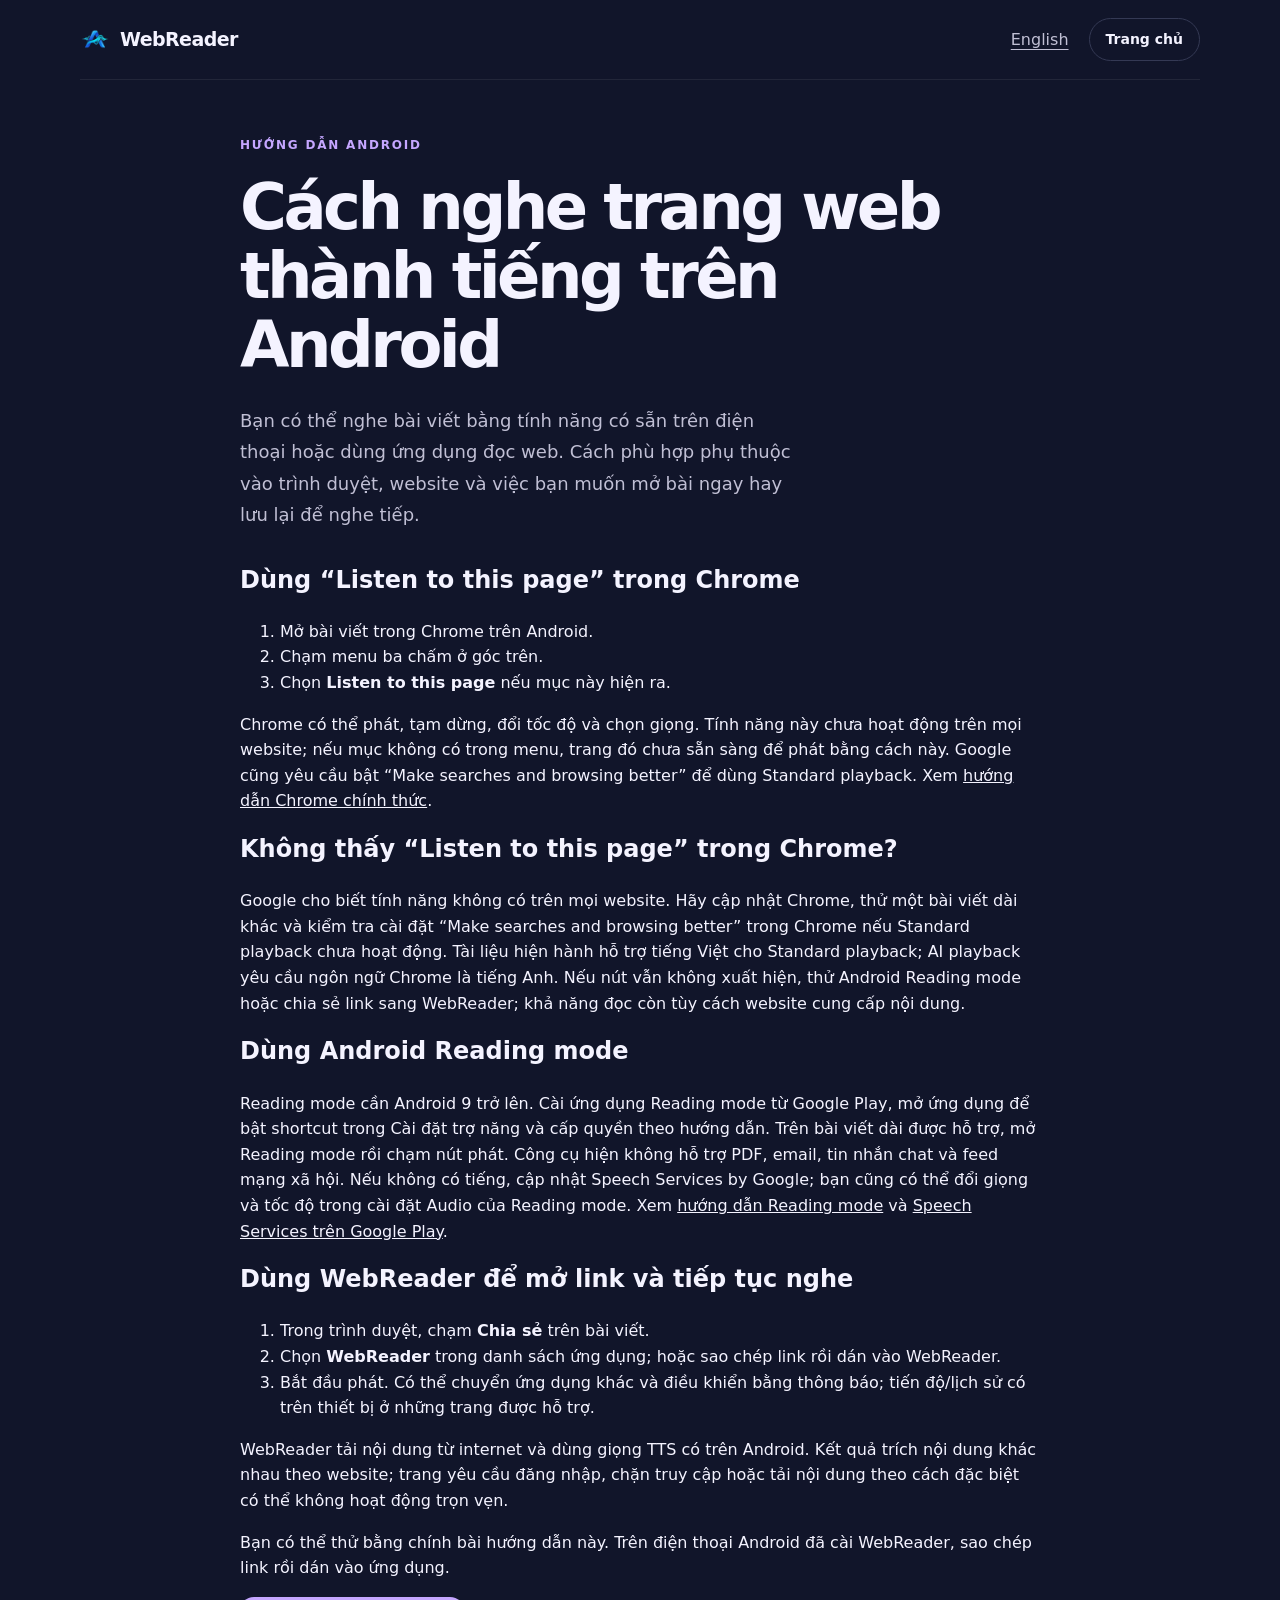
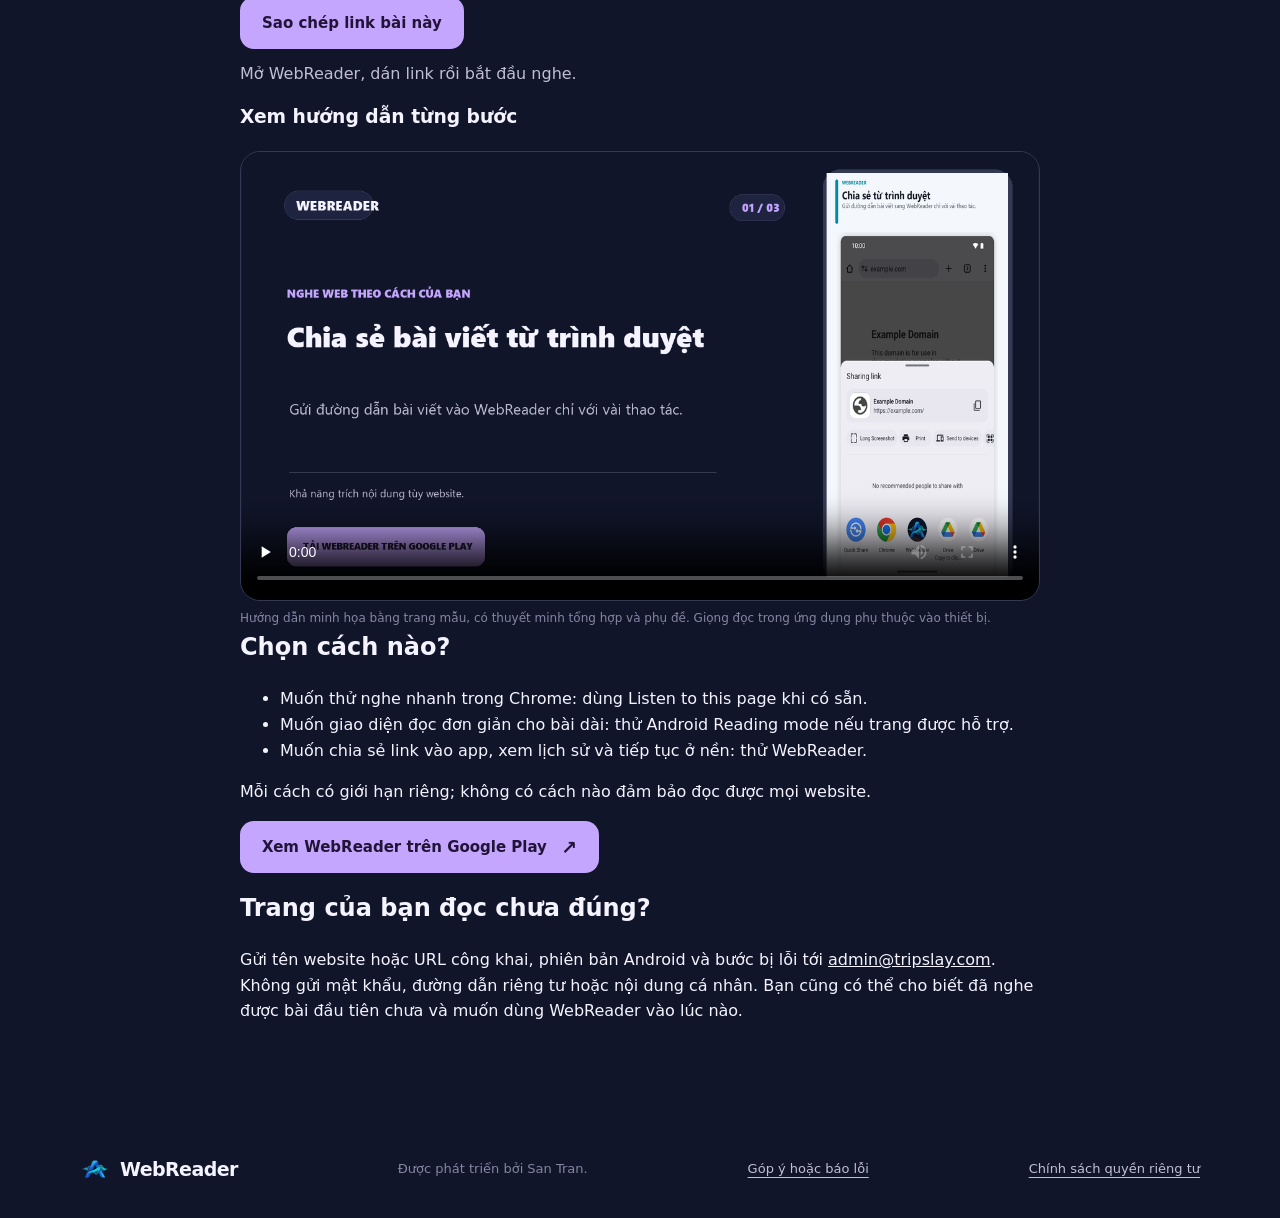
<file: listen-to-web-pages-android/index.html>
<!doctype html>
<html lang="vi">
  <head>
    <meta charset="utf-8">
    <meta name="viewport" content="width=device-width, initial-scale=1">
    <meta name="theme-color" content="#11152a">
    <title>Cách nghe trang web thành tiếng trên Android | WebReader</title>
    <meta name="description" content="Hướng dẫn nghe bài viết trên web bằng Chrome, Reading mode hoặc WebReader trên Android; các bước, giới hạn website và cách chọn phù hợp.">
    <link rel="canonical" href="https://santndev.github.io/webreader-site/listen-to-web-pages-android/">
    <link rel="alternate" hreflang="vi-VN" href="https://santndev.github.io/webreader-site/listen-to-web-pages-android/">
    <link rel="alternate" hreflang="en-US" href="https://santndev.github.io/webreader-site/listen-to-web-pages-android/en/">
    <link rel="alternate" hreflang="x-default" href="https://santndev.github.io/webreader-site/listen-to-web-pages-android/en/">
    <meta property="og:type" content="article">
    <meta property="og:title" content="Cách nghe trang web thành tiếng trên Android">
    <meta property="og:description" content="So sánh tính năng đọc thành tiếng có sẵn và ứng dụng WebReader.">
    <meta property="og:url" content="https://santndev.github.io/webreader-site/listen-to-web-pages-android/">
    <script type="application/ld+json">
      {"@context":"https://schema.org","@type":"Article","headline":"Cách nghe trang web thành tiếng trên Android","description":"Hướng dẫn nghe bài viết bằng Chrome, Android Reading mode hoặc WebReader; cách bật, xử lý giới hạn và chọn công cụ phù hợp.","datePublished":"2026-10-03","dateModified":"2026-10-08","inLanguage":"vi-VN","mainEntityOfPage":"https://santndev.github.io/webreader-site/listen-to-web-pages-android/","image":"https://santndev.github.io/webreader-site/assets/og-vi.png","author":{"@type":"Person","name":"San Tran"},"publisher":{"@type":"Organization","name":"WebReader"}}
    </script>
    <link rel="stylesheet" href="../assets/site.css">
    <script src="../assets/copy-article.js" defer></script>
  </head>
  <body>
    <a class="skip-link" href="#main">Đến nội dung chính</a>
    <header class="topbar wrap"><a class="brand" href="../"><img class="brand-logo" src="../assets/app-logo.png" alt="" width="30" height="30"> WebReader</a><nav aria-label="Điều hướng chính"><a class="language" href="./en/" lang="en">English</a><a class="nav-cta" href="../">Trang chủ</a></nav></header>
    <main id="main" class="wrap" style="max-width:800px;padding-block:56px 80px">
      <article>
        <p class="eyebrow">HƯỚNG DẪN ANDROID</p>
        <h1>Cách nghe trang web thành tiếng trên Android</h1>
        <p class="lede">Bạn có thể nghe bài viết bằng tính năng có sẵn trên điện thoại hoặc dùng ứng dụng đọc web. Cách phù hợp phụ thuộc vào trình duyệt, website và việc bạn muốn mở bài ngay hay lưu lại để nghe tiếp.</p>
        <h2>Dùng “Listen to this page” trong Chrome</h2>
        <ol><li>Mở bài viết trong Chrome trên Android.</li><li>Chạm menu ba chấm ở góc trên.</li><li>Chọn <strong>Listen to this page</strong> nếu mục này hiện ra.</li></ol>
        <p>Chrome có thể phát, tạm dừng, đổi tốc độ và chọn giọng. Tính năng này chưa hoạt động trên mọi website; nếu mục không có trong menu, trang đó chưa sẵn sàng để phát bằng cách này. Google cũng yêu cầu bật “Make searches and browsing better” để dùng Standard playback. Xem <a href="https://support.google.com/chrome/answer/14768725?hl=vi">hướng dẫn Chrome chính thức</a>.</p>
        <h2>Không thấy “Listen to this page” trong Chrome?</h2>
        <p>Google cho biết tính năng không có trên mọi website. Hãy cập nhật Chrome, thử một bài viết dài khác và kiểm tra cài đặt “Make searches and browsing better” trong Chrome nếu Standard playback chưa hoạt động. Tài liệu hiện hành hỗ trợ tiếng Việt cho Standard playback; AI playback yêu cầu ngôn ngữ Chrome là tiếng Anh. Nếu nút vẫn không xuất hiện, thử Android Reading mode hoặc chia sẻ link sang WebReader; khả năng đọc còn tùy cách website cung cấp nội dung.</p>
        <h2>Dùng Android Reading mode</h2>
        <p>Reading mode cần Android 9 trở lên. Cài ứng dụng Reading mode từ Google Play, mở ứng dụng để bật shortcut trong Cài đặt trợ năng và cấp quyền theo hướng dẫn. Trên bài viết dài được hỗ trợ, mở Reading mode rồi chạm nút phát. Công cụ hiện không hỗ trợ PDF, email, tin nhắn chat và feed mạng xã hội. Nếu không có tiếng, cập nhật Speech Services by Google; bạn cũng có thể đổi giọng và tốc độ trong cài đặt Audio của Reading mode. Xem <a href="https://support.google.com/accessibility/android/answer/13026948?hl=vi">hướng dẫn Reading mode</a> và <a href="https://play.google.com/store/apps/details?id=com.google.android.tts">Speech Services trên Google Play</a>.</p>
        <h2>Dùng WebReader để mở link và tiếp tục nghe</h2>
        <ol><li>Trong trình duyệt, chạm <strong>Chia sẻ</strong> trên bài viết.</li><li>Chọn <strong>WebReader</strong> trong danh sách ứng dụng; hoặc sao chép link rồi dán vào WebReader.</li><li>Bắt đầu phát. Có thể chuyển ứng dụng khác và điều khiển bằng thông báo; tiến độ/lịch sử có trên thiết bị ở những trang được hỗ trợ.</li></ol>
        <p>WebReader tải nội dung từ internet và dùng giọng TTS có trên Android. Kết quả trích nội dung khác nhau theo website; trang yêu cầu đăng nhập, chặn truy cập hoặc tải nội dung theo cách đặc biệt có thể không hoạt động trọn vẹn.</p>
        <p>Bạn có thể thử bằng chính bài hướng dẫn này. Trên điện thoại Android đã cài WebReader, sao chép link rồi dán vào ứng dụng.</p>
        <button class="button" type="button" data-copy-article="https://santndev.github.io/webreader-site/listen-to-web-pages-android/" aria-describedby="copy-status" data-success="Đã sao chép. Mở WebReader, dán link rồi bắt đầu nghe." data-failure="Hãy sao chép đường dẫn từ thanh địa chỉ, mở WebReader và dán link vào ứng dụng.">Sao chép link bài này</button>
        <p id="copy-status" class="copy-status" role="status" aria-live="polite">Mở WebReader, dán link rồi bắt đầu nghe.</p>
        <h3>Xem hướng dẫn từng bước</h3>
        <figure class="video-player">
          <video controls playsinline preload="none" poster="../assets/webreader-vi-demo-poster.png" aria-label="Xem hướng dẫn từng bước">
            <source src="../assets/webreader-guide-vi.mp4" type="video/mp4">
            <track kind="captions" src="../assets/webreader-guide-vi.vtt" srclang="vi" label="Tiếng Việt" default>
            <p>Trình duyệt không hỗ trợ video nhúng.</p>
          </video>
          <figcaption>Hướng dẫn minh họa bằng trang mẫu, có thuyết minh tổng hợp và phụ đề. Giọng đọc trong ứng dụng phụ thuộc vào thiết bị.</figcaption>
        </figure>
        <h2>Chọn cách nào?</h2>
        <ul><li>Muốn thử nghe nhanh trong Chrome: dùng Listen to this page khi có sẵn.</li><li>Muốn giao diện đọc đơn giản cho bài dài: thử Android Reading mode nếu trang được hỗ trợ.</li><li>Muốn chia sẻ link vào app, xem lịch sử và tiếp tục ở nền: thử WebReader.</li></ul>
        <p>Mỗi cách có giới hạn riêng; không có cách nào đảm bảo đọc được mọi website.</p>
        <p><a class="button" href="https://play.google.com/store/apps/details?id=com.tripslay.autoreadweb&amp;referrer=utm_source%3Dwebreader_site%26utm_medium%3Dwebsite%26utm_campaign%3Dorganic_listen_articles_2026%26utm_content%3Dvi_android_guide">Xem WebReader trên Google Play <span aria-hidden="true">↗</span></a></p>
        <h2>Trang của bạn đọc chưa đúng?</h2>
        <p>Gửi tên website hoặc URL công khai, phiên bản Android và bước bị lỗi tới <a href="mailto:admin@tripslay.com?subject=WebReader%20-%20Trang%20doc%20loi">admin@tripslay.com</a>. Không gửi mật khẩu, đường dẫn riêng tư hoặc nội dung cá nhân. Bạn cũng có thể cho biết đã nghe được bài đầu tiên chưa và muốn dùng WebReader vào lúc nào.</p>
      </article>
    </main>
    <footer class="footer wrap"><a class="brand" href="../"><img class="brand-logo" src="../assets/app-logo.png" alt="" width="30" height="30"> WebReader</a><p>Được phát triển bởi San Tran.</p><a href="mailto:admin@tripslay.com?subject=G%C3%B3p%20%C3%BD%20WebReader">Góp ý hoặc báo lỗi</a><a href="../privacy-policy.html">Chính sách quyền riêng tư</a></footer>
  </body>
</html>
</file>
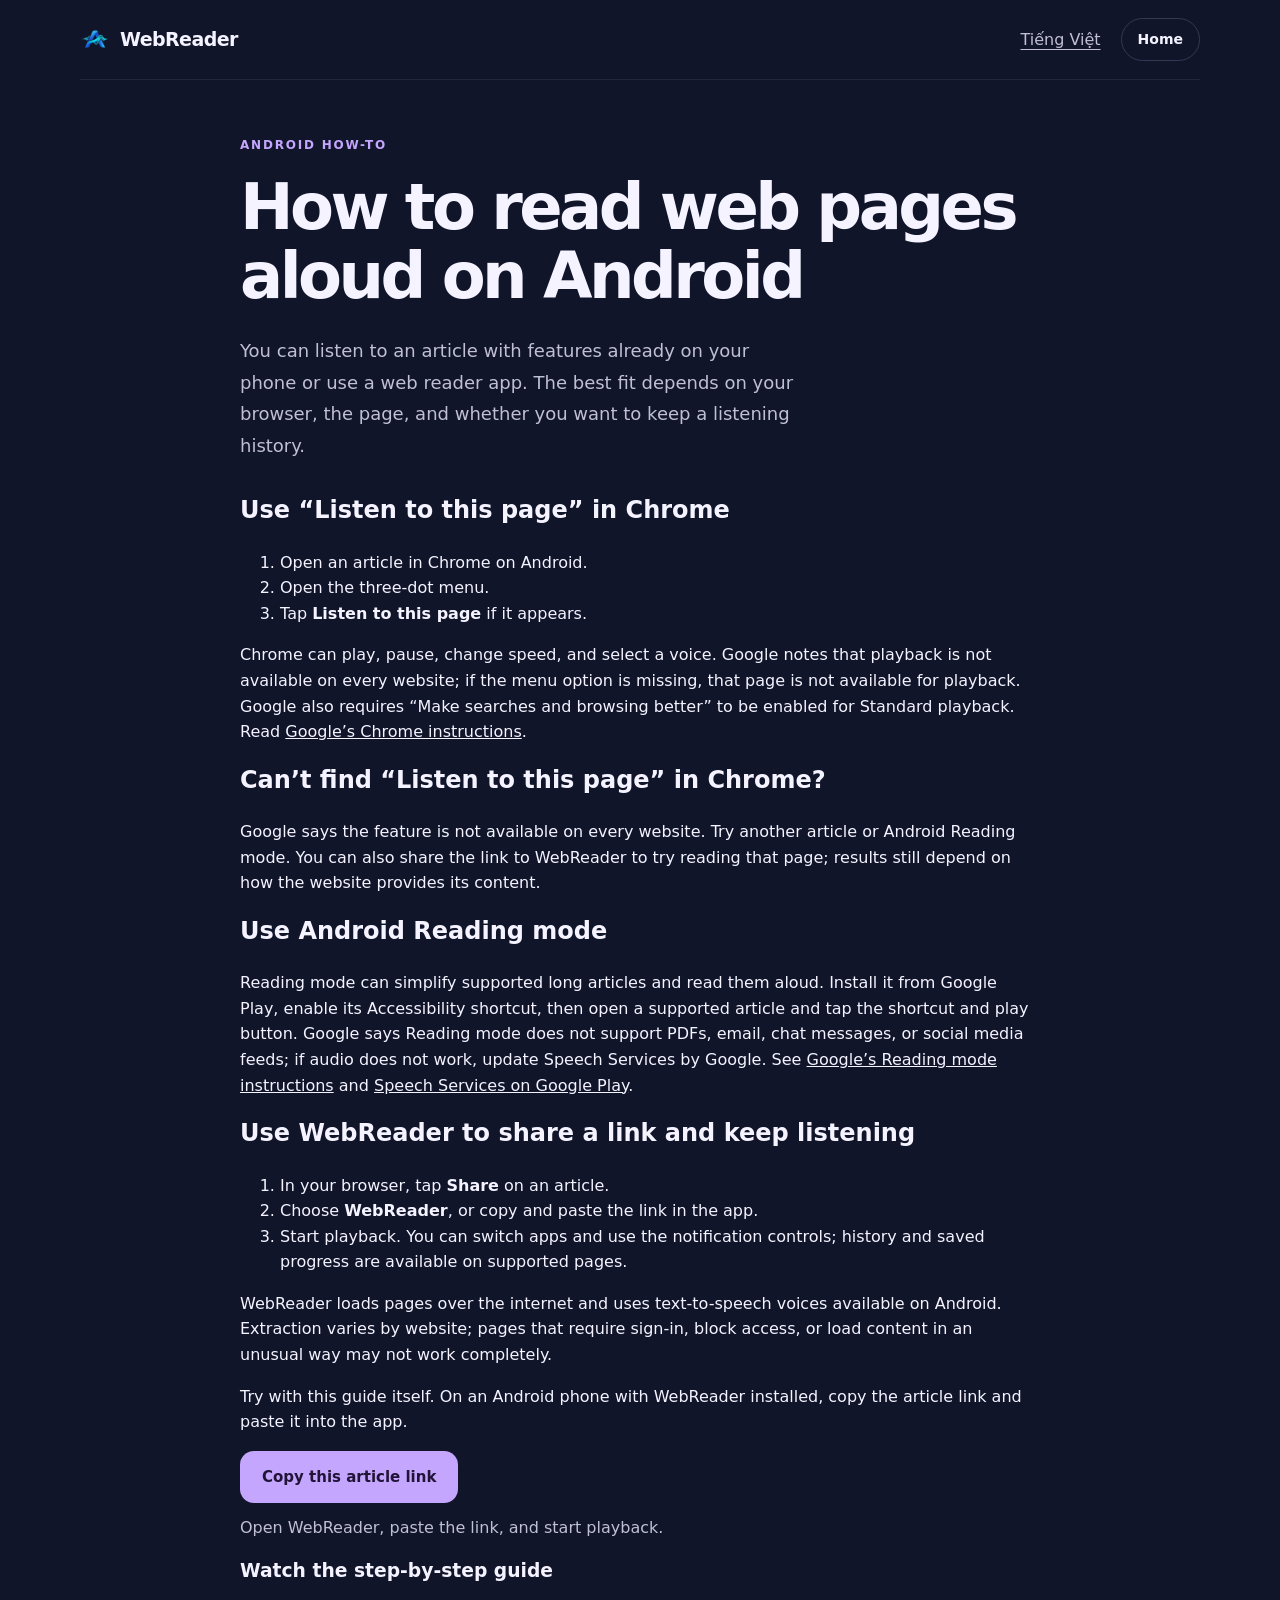
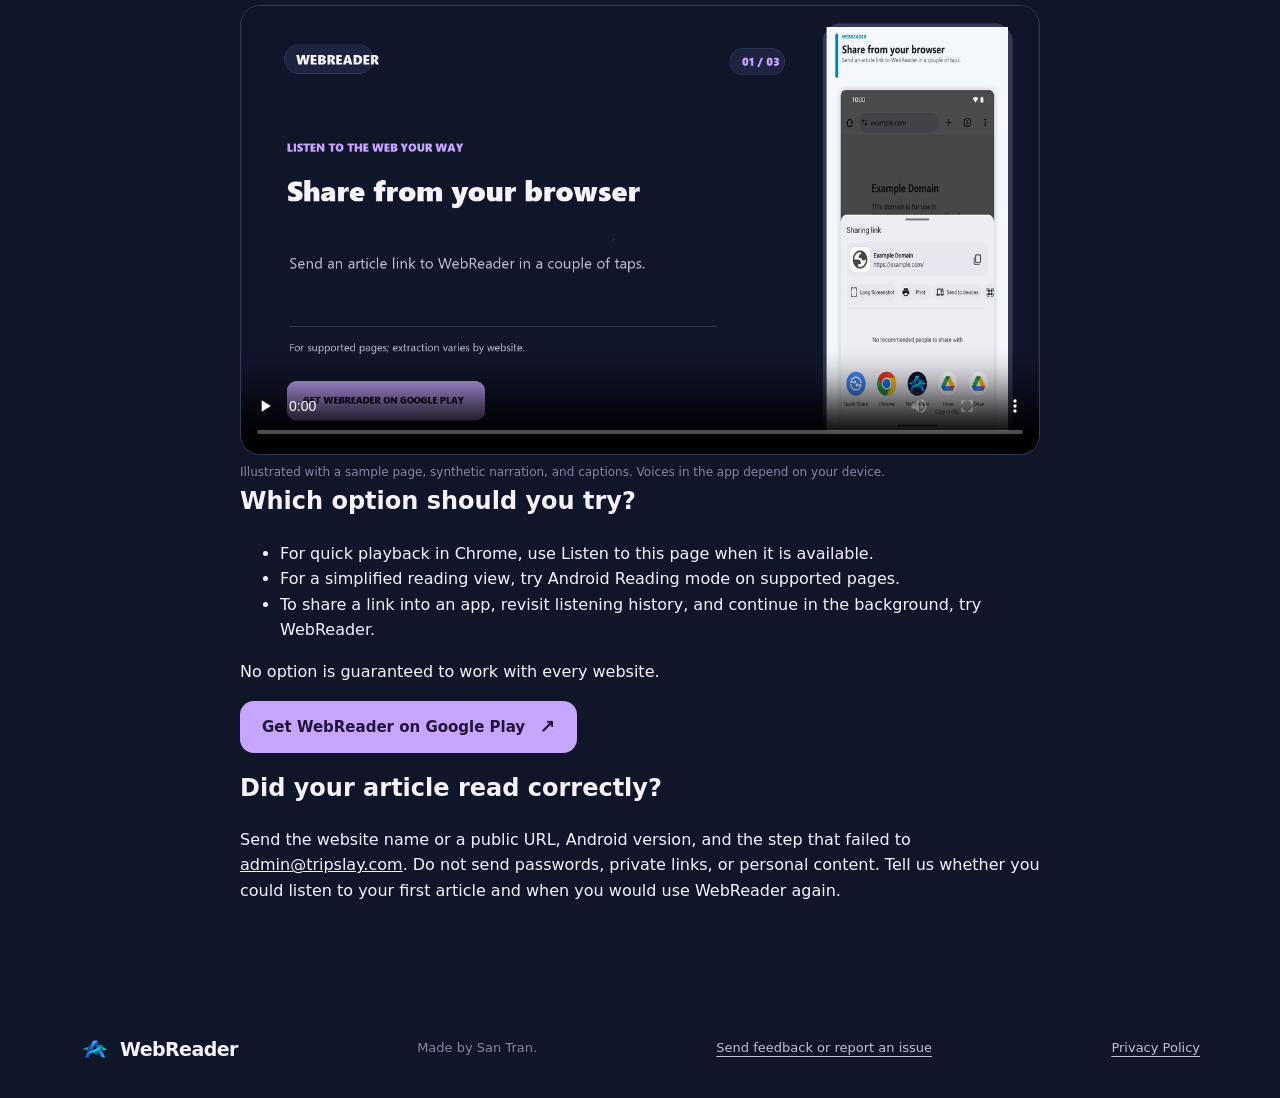
<file: listen-to-web-pages-android/en/index.html>
<!doctype html>
<html lang="en">
  <head>
    <meta charset="utf-8">
    <meta name="viewport" content="width=device-width, initial-scale=1">
    <meta name="theme-color" content="#11152a">
    <title>How to Read Web Pages Aloud on Android | WebReader</title>
    <meta name="description" content="Learn how to read web pages aloud on Android and listen to articles with Chrome, Reading mode, or WebReader, including site limitations.">
    <link rel="canonical" href="https://santndev.github.io/webreader-site/listen-to-web-pages-android/en/">
    <link rel="alternate" hreflang="en-US" href="https://santndev.github.io/webreader-site/listen-to-web-pages-android/en/">
    <link rel="alternate" hreflang="vi-VN" href="https://santndev.github.io/webreader-site/listen-to-web-pages-android/">
    <link rel="alternate" hreflang="x-default" href="https://santndev.github.io/webreader-site/listen-to-web-pages-android/en/">
    <meta property="og:type" content="article">
    <meta property="og:title" content="How to Read Web Pages Aloud on Android">
    <meta property="og:description" content="Compare Chrome, Android Reading mode, and WebReader for listening to web pages aloud.">
    <meta property="og:url" content="https://santndev.github.io/webreader-site/listen-to-web-pages-android/en/">
    <meta property="og:image" content="https://santndev.github.io/webreader-site/assets/og-en.png">
    <link rel="stylesheet" href="../../assets/site.css">
    <script src="../../assets/copy-article.js" defer></script>
    <script type="application/ld+json">
      {"@context":"https://schema.org","@type":"Article","headline":"How to read web pages aloud on Android","description":"Learn how to read web pages aloud on Android and listen to articles with Chrome, Reading mode, or WebReader, including site limitations.","datePublished":"2026-10-03","dateModified":"2026-10-08","inLanguage":"en-US","mainEntityOfPage":"https://santndev.github.io/webreader-site/listen-to-web-pages-android/en/","image":"https://santndev.github.io/webreader-site/assets/og-en.png","author":{"@type":"Person","name":"San Tran"},"publisher":{"@type":"Organization","name":"WebReader"}}
    </script>
  </head>
  <body>
    <a class="skip-link" href="#main">Skip to main content</a>
    <header class="topbar wrap"><a class="brand" href="../../"><img class="brand-logo" src="../../assets/app-logo.png" alt="" width="30" height="30"> WebReader</a><nav aria-label="Main navigation"><a class="language" href="../" lang="vi">Tiếng Việt</a><a class="nav-cta" href="../../en-us/">Home</a></nav></header>
    <main id="main" class="wrap" style="max-width:800px;padding-block:56px 80px">
      <article>
        <p class="eyebrow">ANDROID HOW-TO</p>
        <h1>How to read web pages aloud on Android</h1>
        <p class="lede">You can listen to an article with features already on your phone or use a web reader app. The best fit depends on your browser, the page, and whether you want to keep a listening history.</p>
        <h2>Use “Listen to this page” in Chrome</h2>
        <ol><li>Open an article in Chrome on Android.</li><li>Open the three-dot menu.</li><li>Tap <strong>Listen to this page</strong> if it appears.</li></ol>
        <p>Chrome can play, pause, change speed, and select a voice. Google notes that playback is not available on every website; if the menu option is missing, that page is not available for playback. Google also requires “Make searches and browsing better” to be enabled for Standard playback. Read <a href="https://support.google.com/chrome/answer/14768725?hl=en">Google’s Chrome instructions</a>.</p>
        <h2>Can’t find “Listen to this page” in Chrome?</h2>
        <p>Google says the feature is not available on every website. Try another article or Android Reading mode. You can also share the link to WebReader to try reading that page; results still depend on how the website provides its content.</p>
        <h2>Use Android Reading mode</h2>
        <p>Reading mode can simplify supported long articles and read them aloud. Install it from Google Play, enable its Accessibility shortcut, then open a supported article and tap the shortcut and play button. Google says Reading mode does not support PDFs, email, chat messages, or social media feeds; if audio does not work, update Speech Services by Google. See <a href="https://support.google.com/accessibility/android/answer/13026948?hl=en">Google’s Reading mode instructions</a> and <a href="https://play.google.com/store/apps/details?id=com.google.android.tts">Speech Services on Google Play</a>.</p>
        <h2>Use WebReader to share a link and keep listening</h2>
        <ol><li>In your browser, tap <strong>Share</strong> on an article.</li><li>Choose <strong>WebReader</strong>, or copy and paste the link in the app.</li><li>Start playback. You can switch apps and use the notification controls; history and saved progress are available on supported pages.</li></ol>
        <p>WebReader loads pages over the internet and uses text-to-speech voices available on Android. Extraction varies by website; pages that require sign-in, block access, or load content in an unusual way may not work completely.</p>
        <p>Try with this guide itself. On an Android phone with WebReader installed, copy the article link and paste it into the app.</p>
        <button class="button" type="button" data-copy-article="https://santndev.github.io/webreader-site/listen-to-web-pages-android/en/" aria-describedby="copy-status" data-success="Copied. Open WebReader, paste the link, and start playback." data-failure="Copy the URL from your browser address bar, open WebReader, and paste it into the app.">Copy this article link</button>
        <p id="copy-status" class="copy-status" role="status" aria-live="polite">Open WebReader, paste the link, and start playback.</p>
        <h3>Watch the step-by-step guide</h3>
        <figure class="video-player">
          <video controls playsinline preload="none" poster="../../assets/webreader-demo-poster.png" aria-label="Watch the step-by-step guide">
            <source src="../../assets/webreader-guide-en.mp4" type="video/mp4">
            <track kind="captions" src="../../assets/webreader-guide-en.vtt" srclang="en" label="English" default>
            <p>Your browser does not support embedded video.</p>
          </video>
          <figcaption>Illustrated with a sample page, synthetic narration, and captions. Voices in the app depend on your device.</figcaption>
        </figure>
        <h2>Which option should you try?</h2>
        <ul><li>For quick playback in Chrome, use Listen to this page when it is available.</li><li>For a simplified reading view, try Android Reading mode on supported pages.</li><li>To share a link into an app, revisit listening history, and continue in the background, try WebReader.</li></ul>
        <p>No option is guaranteed to work with every website.</p>
        <p><a class="button" href="https://play.google.com/store/apps/details?id=com.tripslay.autoreadweb&amp;referrer=utm_source%3Dwebreader_site%26utm_medium%3Dwebsite%26utm_campaign%3Dorganic_listen_articles_2026%26utm_content%3Den_android_guide">Get WebReader on Google Play <span aria-hidden="true">↗</span></a></p>
        <h2>Did your article read correctly?</h2>
        <p>Send the website name or a public URL, Android version, and the step that failed to <a href="mailto:admin@tripslay.com?subject=WebReader%20-%20Page%20reading%20issue">admin@tripslay.com</a>. Do not send passwords, private links, or personal content. Tell us whether you could listen to your first article and when you would use WebReader again.</p>
      </article>
    </main>
    <footer class="footer wrap"><a class="brand" href="../../"><img class="brand-logo" src="../../assets/app-logo.png" alt="" width="30" height="30"> WebReader</a><p>Made by San Tran.</p><a href="mailto:admin@tripslay.com?subject=WebReader%20feedback">Send feedback or report an issue</a><a href="../../privacy-policy.html">Privacy Policy</a></footer>
  </body>
</html>
</file>
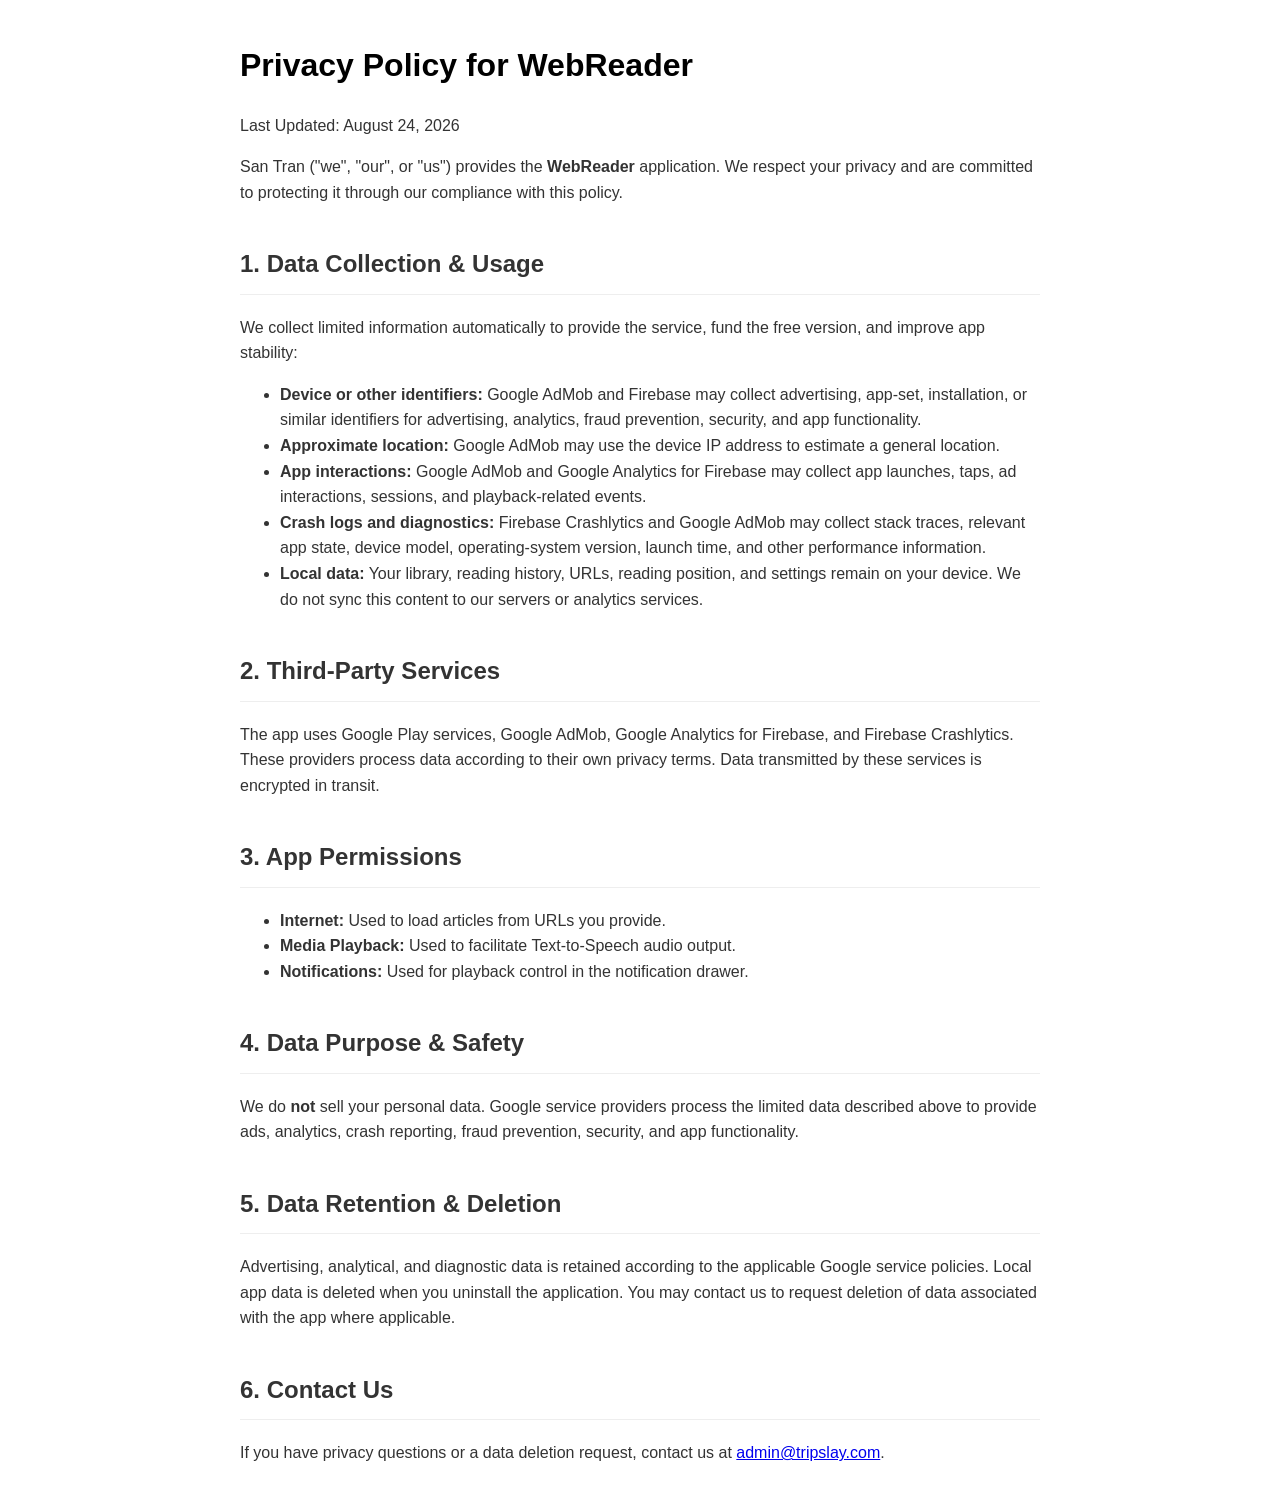
<file: privacy-policy.html>
<!DOCTYPE html>
<html lang="en">
<head>
    <meta charset="UTF-8">
    <meta name="viewport" content="width=device-width, initial-scale=1.0">
    <title>WebReader Privacy Policy</title>
    <meta name="description" content="Privacy policy for the WebReader Android app, including data collection, local reading history, third-party services, and contact details.">
    <style>
        body { font-family: -apple-system, BlinkMacSystemFont, "Segoe UI", Roboto, Helvetica, Arial, sans-serif; line-height: 1.6; color: #333; max-width: 800px; margin: 40px auto; padding: 0 20px; }
        h1 { color: #000; }
        h2 { border-bottom: 1px solid #eee; padding-bottom: 10px; margin-top: 40px; }
    </style>
</head>
<body>
    <h1>Privacy Policy for WebReader</h1>
    <p>Last Updated: August 24, 2026</p>

    <p>San Tran ("we", "our", or "us") provides the <strong>WebReader</strong> application. We respect your privacy and are committed to protecting it through our compliance with this policy.</p>

    <h2>1. Data Collection &amp; Usage</h2>
    <p>We collect limited information automatically to provide the service, fund the free version, and improve app stability:</p>
    <ul>
        <li><strong>Device or other identifiers:</strong> Google AdMob and Firebase may collect advertising, app-set, installation, or similar identifiers for advertising, analytics, fraud prevention, security, and app functionality.</li>
        <li><strong>Approximate location:</strong> Google AdMob may use the device IP address to estimate a general location.</li>
        <li><strong>App interactions:</strong> Google AdMob and Google Analytics for Firebase may collect app launches, taps, ad interactions, sessions, and playback-related events.</li>
        <li><strong>Crash logs and diagnostics:</strong> Firebase Crashlytics and Google AdMob may collect stack traces, relevant app state, device model, operating-system version, launch time, and other performance information.</li>
        <li><strong>Local data:</strong> Your library, reading history, URLs, reading position, and settings remain on your device. We do not sync this content to our servers or analytics services.</li>
    </ul>

    <h2>2. Third-Party Services</h2>
    <p>The app uses Google Play services, Google AdMob, Google Analytics for Firebase, and Firebase Crashlytics. These providers process data according to their own privacy terms. Data transmitted by these services is encrypted in transit.</p>

    <h2>3. App Permissions</h2>
    <ul>
        <li><strong>Internet:</strong> Used to load articles from URLs you provide.</li>
        <li><strong>Media Playback:</strong> Used to facilitate Text-to-Speech audio output.</li>
        <li><strong>Notifications:</strong> Used for playback control in the notification drawer.</li>
    </ul>

    <h2>4. Data Purpose &amp; Safety</h2>
    <p>We do <strong>not</strong> sell your personal data. Google service providers process the limited data described above to provide ads, analytics, crash reporting, fraud prevention, security, and app functionality.</p>

    <h2>5. Data Retention &amp; Deletion</h2>
    <p>Advertising, analytical, and diagnostic data is retained according to the applicable Google service policies. Local app data is deleted when you uninstall the application. You may contact us to request deletion of data associated with the app where applicable.</p>

    <h2>6. Contact Us</h2>
    <p>If you have privacy questions or a data deletion request, contact us at <a href="mailto:admin@tripslay.com">admin@tripslay.com</a>.</p>
</body>
</html>
</file>
<file: assets/site.css>
:root {
  color-scheme: dark;
  --ink: #f4f3ff;
  --muted: #c0bfd4;
  --muted-dark: #8585a4;
  --surface: #171b32;
  --surface-raised: #1e2340;
  --purple: #c5a6ff;
  --purple-dark: #22143d;
  --line: #343954;
  --page: #11152a;
  font-family: Inter, ui-sans-serif, system-ui, -apple-system, BlinkMacSystemFont, "Segoe UI", sans-serif;
  font-synthesis: none;
  text-rendering: optimizeLegibility;
}

* { box-sizing: border-box; }
html { scroll-behavior: smooth; }
body { margin: 0; background: var(--page); color: var(--ink); line-height: 1.6; }
a { color: inherit; }
a:focus-visible, summary:focus-visible { outline: 3px solid var(--purple); outline-offset: 4px; }
.wrap { width: min(1120px, calc(100% - 48px)); margin-inline: auto; }
.skip-link { position: absolute; top: 8px; left: 8px; z-index: 5; padding: 10px 16px; transform: translateY(-150%); background: white; color: #111; }
.skip-link:focus { transform: translateY(0); }
.topbar { min-height: 80px; display: flex; align-items: center; justify-content: space-between; gap: 24px; border-bottom: 1px solid rgb(255 255 255 / 7%); }
.brand { display: inline-flex; align-items: center; gap: 10px; color: var(--ink); font-size: 19px; font-weight: 750; text-decoration: none; letter-spacing: -.03em; }
.brand-logo { display: block; width: 30px; height: 30px; object-fit: contain; }
nav { display: flex; align-items: center; gap: 20px; }
.language, .footer a:not(.brand) { color: var(--muted); text-decoration-thickness: 1px; text-underline-offset: 4px; }
.nav-cta { padding: 9px 16px; border: 1px solid var(--line); border-radius: 999px; color: var(--ink); font-size: 14px; font-weight: 650; text-decoration: none; }
.hero { display: grid; grid-template-columns: 1.1fr .9fr; align-items: center; gap: clamp(38px, 8vw, 96px); padding-block: 78px 96px; }
.hero-copy { max-width: 590px; }
.eyebrow { margin: 0 0 18px; color: var(--purple); font-size: 12px; font-weight: 760; letter-spacing: .15em; }
h1, h2, h3, p { margin-top: 0; }
h1 { margin-bottom: 24px; font-size: clamp(38px, 5.1vw, 64px); line-height: 1.08; letter-spacing: -.055em; }
h1 span { color: var(--purple); }
.lede { max-width: 565px; margin-bottom: 30px; color: var(--muted); font-size: 18px; line-height: 1.75; }
.button { display: inline-flex; align-items: center; gap: 14px; min-height: 52px; padding: 0 22px; border-radius: 14px; background: var(--purple); color: #211437; font-size: 15px; font-weight: 780; text-decoration: none; transition: transform .18s ease, background .18s ease; }
.button:hover { transform: translateY(-2px); background: #d3bcff; }
.button span { font-size: 19px; }
.fine-print { margin: 12px 0 0; color: var(--muted-dark); font-size: 12px; }
.screen { margin: 0; overflow: hidden; border: 1px solid #3a3f5d; border-radius: 28px; background: var(--surface); box-shadow: 0 28px 80px rgb(0 0 0 / 24%); }
.screen img { display: block; width: 100%; height: auto; }
.hero-screen { width: min(100%, 376px); justify-self: center; max-height: 720px; }
.benefits { padding-block: 30px 105px; }
.benefits h2, .feature h2, .use-cases h2, .faq h2 { max-width: 760px; margin-bottom: 34px; font-size: clamp(30px, 4vw, 46px); line-height: 1.15; letter-spacing: -.045em; }
.benefit-grid { display: grid; grid-template-columns: repeat(3, 1fr); gap: 16px; }
.benefit { min-height: 190px; padding: 25px; border: 1px solid var(--line); border-radius: 20px; background: var(--surface); }
.number { display: inline-flex; margin-bottom: 24px; color: var(--purple); font-size: 13px; font-weight: 750; }
.benefit h3 { margin-bottom: 8px; font-size: 19px; letter-spacing: -.025em; }
.benefit p, .use-cases > p { margin-bottom: 0; color: var(--muted); }
.demo { display: grid; grid-template-columns: .8fr 1.2fr; align-items: center; gap: clamp(32px, 6vw, 80px); padding-block: 72px 88px; border-top: 1px solid var(--line); }
.demo h2 { max-width: 560px; margin-bottom: 18px; font-size: clamp(30px, 4vw, 46px); line-height: 1.15; letter-spacing: -.045em; }
.demo-copy > p:not(.eyebrow):not(.fine-print) { color: var(--muted); }
.demo-steps { display: grid; gap: 10px; margin: 20px 0; padding-left: 22px; color: var(--muted); }
.demo-copy .button { margin-top: 20px; }
.video-player { min-width: 0; margin: 0; }
.video-player video { display: block; width: 100%; aspect-ratio: 16 / 9; border: 1px solid var(--line); border-radius: 20px; background: var(--surface); }
.video-player figcaption { margin-top: 8px; color: var(--muted-dark); font-size: 12px; }
.feature { display: grid; grid-template-columns: .85fr 1.15fr; align-items: center; gap: clamp(44px, 10vw, 120px); padding-block: 76px 120px; }
.feature-screen { width: min(100%, 330px); justify-self: center; max-height: 680px; }
.feature-copy h2 { margin-bottom: 24px; }
.check-list { display: grid; gap: 15px; margin: 0 0 28px; padding: 0; list-style: none; color: var(--muted); }
.check-list li { position: relative; padding-left: 30px; }
.check-list li::before { position: absolute; left: 0; color: var(--purple); content: "✓"; font-weight: 800; }
.text-link { color: var(--purple); font-weight: 680; text-decoration-thickness: 1px; text-underline-offset: 5px; }
.use-cases { display: grid; grid-template-columns: 1.2fr .8fr; align-items: end; gap: 46px; padding-block: 40px 96px; border-top: 1px solid var(--line); }
.use-cases h2 { margin-bottom: 0; }
.faq { max-width: 850px; padding-block: 42px 105px; }
.faq h2 { margin-bottom: 24px; }
.faq details { border-top: 1px solid var(--line); }
.faq details:last-child { border-bottom: 1px solid var(--line); }
.faq summary { padding: 19px 30px 19px 0; cursor: pointer; font-size: 17px; font-weight: 650; }
.faq details p { max-width: 720px; padding: 0 30px 18px 0; color: var(--muted); }
.faq details p a { color: var(--purple); }
.last-cta { padding: 56px 24px 62px; border: 1px solid #3d3653; border-radius: 28px; background: radial-gradient(ellipse at top right, #352753 0, #20203a 42%, #191b32 100%); text-align: center; }
.last-cta h2 { margin: 0 auto 26px; font-size: clamp(33px, 5vw, 52px); line-height: 1.14; letter-spacing: -.05em; }
.button-light { background: var(--ink); color: #1d1830; }
.button-light:hover { background: white; }
.footer { display: flex; align-items: center; justify-content: space-between; gap: 22px; padding-block: 34px; color: var(--muted-dark); font-size: 13px; }
.footer p { margin: 0; }

@media (max-width: 760px) {
  .wrap { width: min(100% - 36px, 560px); }
  .topbar { min-height: 68px; }
  .topbar nav { gap: 13px; }
  .brand { font-size: 17px; }
  .nav-cta { padding: 8px 12px; font-size: 12px; }
  .hero { grid-template-columns: 1fr; gap: 42px; padding-block: 58px 74px; }
  h1 { font-size: clamp(39px, 10vw, 56px); }
  .lede { font-size: 16px; }
  .hero-screen { width: min(82%, 330px); }
  .benefits { padding-bottom: 72px; }
  .benefit-grid { grid-template-columns: 1fr; }
  .benefit { min-height: 0; }
  .number { margin-bottom: 13px; }
  .demo { grid-template-columns: 1fr; gap: 24px; padding-block: 52px 68px; }
  .feature { grid-template-columns: 1fr; gap: 40px; padding-block: 30px 76px; }
  .feature-screen { width: min(76%, 290px); }
  .use-cases { grid-template-columns: 1fr; gap: 20px; padding-block: 30px 72px; }
  .faq { padding-block: 32px 74px; }
  .footer { flex-wrap: wrap; }
  .footer p { order: 3; flex-basis: 100%; }
}

@media (prefers-reduced-motion: reduce) {
  html { scroll-behavior: auto; }
  *, *::before, *::after { transition-duration: .01ms !important; }
}
.button[data-copy-article] { border: 0; cursor: pointer; font-family: inherit; }
.button[data-copy-article]:disabled { opacity: .65; cursor: progress; }
.copy-status { min-height: 1.6em; margin-top: 12px; color: var(--muted); }
</file>
